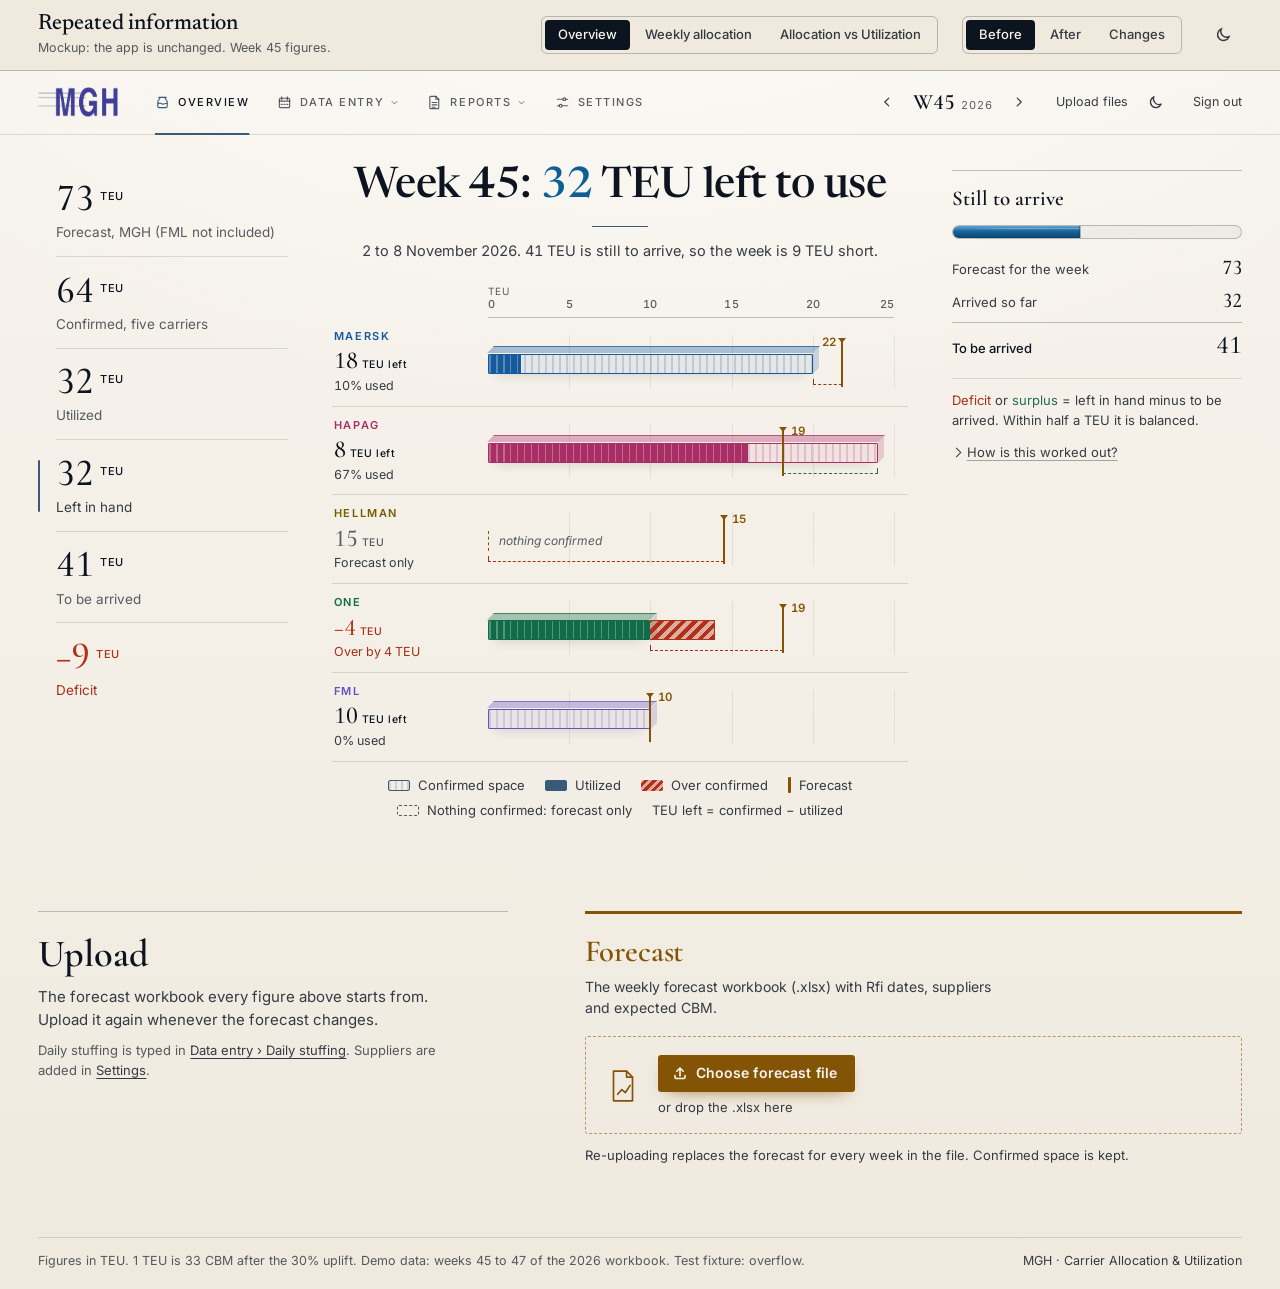
<file: frontend/mockups/cleanup-before-after.html>
<!doctype html>
<html lang="en">
<head>
<meta charset="utf-8">
<meta name="viewport" content="width=device-width, initial-scale=1">
<title>Repeated information: before and after</title>
<link rel="stylesheet" href="../css/tokens.css">
<link rel="stylesheet" href="../css/base.css">
<script>
  // MOCKUP ONLY, not part of the app: no sign-in guard, no shell.js / data.js / cursor.js, no backend,
  // nothing saved into the app.
  //   ?page=overview|weekly|avu   ?view=before|after|changes   ?theme=light|dark   ?item=1..14 (changes)
  // Theme without ?theme: this mockup's own saved choice ('ca.mock.theme'), else the app's 'ca.theme'
  // (read only), else the system setting. Each page gets only its own real stylesheets from ../css/,
  // so the static copy renders exactly as the app does; this mockup's chrome comes last.
  (function () {
    var q = new URLSearchParams(location.search), d = document.documentElement;
    var page = q.get('page'), view = q.get('view'), t = q.get('theme');
    if (!/^(overview|weekly|avu)$/.test(page)) page = 'overview';
    if (!/^(before|after|changes)$/.test(view)) view = 'before';
    if (t !== 'light' && t !== 'dark') { try { t = localStorage.getItem('ca.mock.theme') || localStorage.getItem('ca.theme'); } catch (e) {} }
    if (t !== 'light' && t !== 'dark') t = window.matchMedia && matchMedia('(prefers-color-scheme: light)').matches ? 'light' : 'dark';
    d.setAttribute('data-theme', t);
    d.setAttribute('data-section', { overview: 'overview', weekly: 'entry', avu: 'reports' }[page]);
    d.setAttribute('data-mk-page', page);
    d.setAttribute('data-mk-view', view);
    var css = { overview: ['carrierbars', 'dashboard'], weekly: ['pages'], avu: ['pages', 'reports'] }[page];
    var h = '';
    css.forEach(function (c) { h += '<link rel="stylesheet" href="../css/' + c + '.css">'; });
    document.write(h + '<link rel="stylesheet" href="cleanup-before-after.css">');
  })();
</script>
<link rel="icon" href="../assets/favicon.svg" type="image/svg+xml">
<link rel="preconnect" href="https://fonts.googleapis.com">
<link rel="preconnect" href="https://fonts.gstatic.com" crossorigin>
<link href="https://fonts.googleapis.com/css2?family=Cormorant+Garamond:wght@500;600;700&family=Newsreader:opsz,wght@6..72,400..700&family=Inter:wght@400;500;600&display=swap" rel="stylesheet">
</head>
<body class="mk-page">

<header class="mk-strip">
  <div class="mk-strip__id">
    <h1 class="mk-strip__t">Repeated information</h1>
    <p class="mk-strip__s">Mockup: the app is unchanged. Week 45 figures.</p>
  </div>
  <div class="mk-seg mk-seg--page" role="group" aria-label="Page">
    <button type="button" data-page="overview" aria-pressed="false">Overview</button>
    <button type="button" data-page="weekly" aria-pressed="false"><span class="mk-long">Weekly allocation</span><span class="mk-short">Weekly</span></button>
    <button type="button" data-page="avu" aria-pressed="false"><span class="mk-long">Allocation vs Utilization</span><span class="mk-short">Alloc vs Util</span></button>
  </div>
  <div class="mk-seg mk-seg--view" role="group" aria-label="Version">
    <button type="button" data-view="before" aria-pressed="false">Before</button>
    <button type="button" data-view="after" aria-pressed="false">After</button>
    <button type="button" data-view="changes" aria-pressed="false">Changes</button>
  </div>
  <button class="mk-theme" id="mk-theme" type="button" aria-label="Light theme" aria-pressed="false" title="Switch theme">
    <svg class="mk-theme__sun" viewBox="0 0 16 16" aria-hidden="true"><circle cx="8" cy="8" r="2.9"/><path d="M8 1.6v1.5M8 12.9v1.5M1.6 8h1.5M12.9 8h1.5M3.5 3.5l1.05 1.05M11.45 11.45l1.05 1.05M3.5 12.5l1.05-1.05M11.45 4.55l1.05-1.05"/></svg>
    <svg class="mk-theme__moon" viewBox="0 0 16 16" aria-hidden="true"><path d="M13.2 10.1A5.6 5.6 0 0 1 5.9 2.8a5.6 5.6 0 1 0 7.3 7.3z"/></svg>
  </button>
</header>

<div class="mk-body" id="mk-body">
  <!-- the static copy of the page: header, main, upload section and footer go in here (cleanup-screen.js) -->
  <div class="mk-stage" id="mk-stage"></div>

  <aside class="mk-list" id="mk-list" aria-labelledby="mk-list-t">
    <details class="mk-list__box" id="mk-list-box" open>
      <summary class="mk-list__head">
        <h2 class="mk-list__t" id="mk-list-t">The 14 items</h2>
        <p class="mk-list__s">Each is outlined on the page. Select one to find it.</p>
      </summary>
      <div id="mk-groups"></div>
    </details>
  </aside>
</div>

<script src="../js/numbers.js"></script>
<script src="../js/carrierbars.js"></script>
<script src="cleanup-items.js"></script>
<script src="cleanup-data.js"></script>
<script src="cleanup-screen.js"></script>
<script src="cleanup-before-after.js"></script>
</body>
</html>
</file>
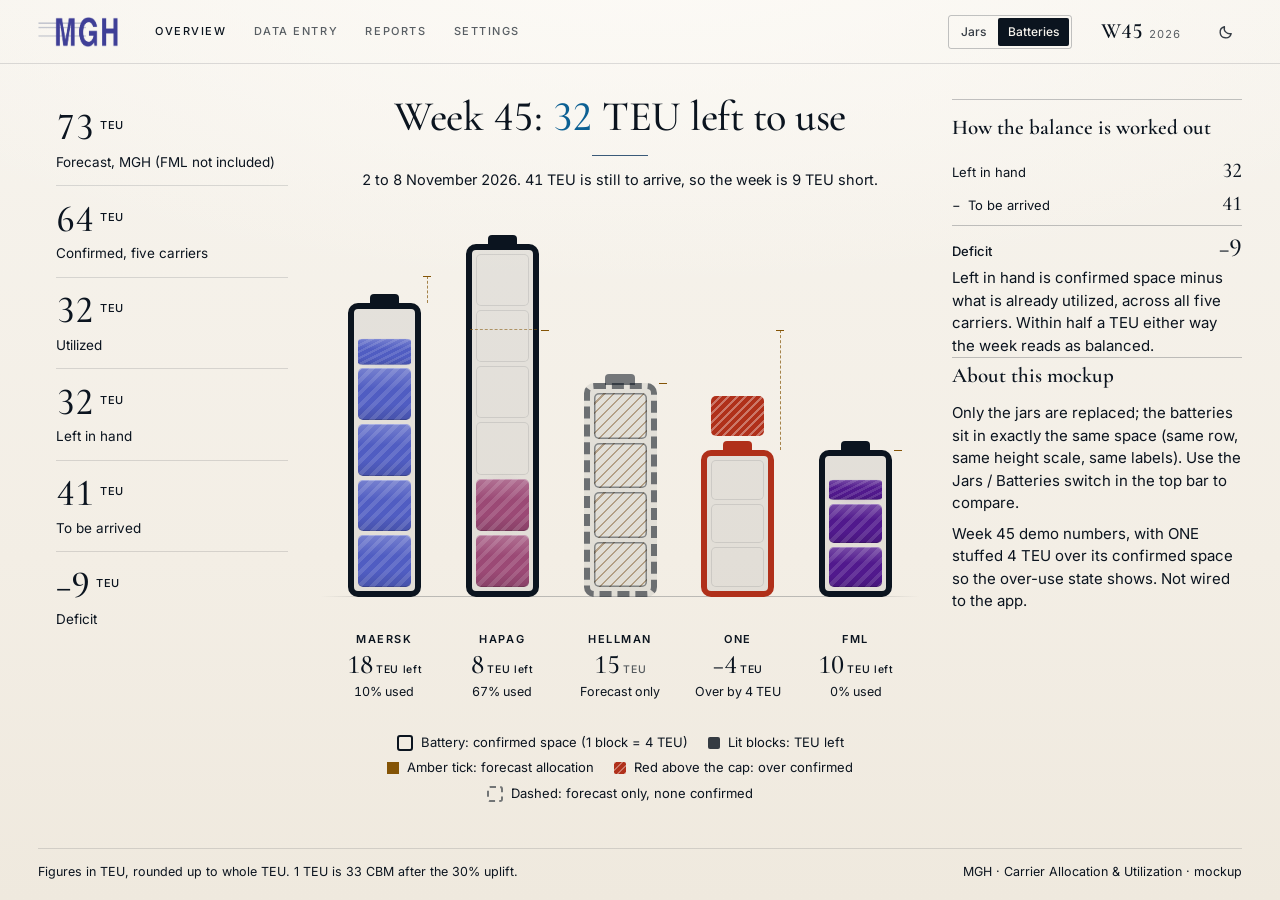
<file: frontend/mockups/jars-alternatives.html>
<!doctype html>
<html lang="en" data-view="batt">
<head>
<meta charset="utf-8">
<meta name="viewport" content="width=device-width, initial-scale=1">
<title>Battery mockup · Overview</title>
<script>
  // MOCKUP ONLY, not part of the app: no sign-in guard (neither the app's inline guard nor js/shell.js is
  // loaded), no backend calls, nothing saved into the app's own settings.
  // Theme before first paint: ?theme=light|dark (not saved), else this mockup's own saved choice
  // ('ca.mock.theme'), else the app's 'ca.theme' (read only), else the system setting.
  // View: ?view=jars|batt (default batteries).
  (function () {
    var t = null, q = /[?&]theme=(light|dark)/.exec(location.search);
    if (q) t = q[1];
    else { try { t = localStorage.getItem('ca.mock.theme') || localStorage.getItem('ca.theme'); } catch (e) {} }
    if (t !== 'light' && t !== 'dark') t = window.matchMedia && matchMedia('(prefers-color-scheme: light)').matches ? 'light' : 'dark';
    document.documentElement.setAttribute('data-theme', t);
    var v = /[?&]view=(jars|batt)/.exec(location.search);
    if (v) document.documentElement.setAttribute('data-view', v[1]);
  })();
</script>
<link rel="icon" href="../assets/favicon.svg" type="image/svg+xml">
<link rel="preconnect" href="https://fonts.googleapis.com">
<link rel="preconnect" href="https://fonts.gstatic.com" crossorigin>
<link href="https://fonts.googleapis.com/css2?family=Cormorant+Garamond:wght@500;600;700&family=Fraunces:opsz,wght,SOFT,WONK@9..144,600..900,0,0&family=Inter:wght@400;500;600&display=swap" rel="stylesheet">
<link rel="stylesheet" href="../css/tokens.css">
<link rel="stylesheet" href="../css/base.css">
<link rel="stylesheet" href="../css/dashboard.css">
<link rel="stylesheet" href="../css/jars.css">
<link rel="stylesheet" href="jars-alternatives.css">
</head>
<body>

<!-- a static copy of the app's top bar (no links): only here to show the batteries in place -->
<header class="bar">
  <span class="bar__brand"><img src="../assets/mgh-logo-white.png" alt="MGH"></span>
  <nav class="tabs" aria-label="App sections (mockup, not links)">
    <span class="tab" aria-current="page"><span>Overview</span></span>
    <span class="tab"><span>Data entry</span></span>
    <span class="tab"><span>Reports</span></span>
    <span class="tab"><span>Settings</span></span>
  </nav>
  <div class="bar__end">
    <div class="mk-switch" role="radiogroup" aria-label="Compare at the same size">
      <button type="button" role="radio" data-view="jars" aria-checked="false" tabindex="-1">Jars</button>
      <button type="button" role="radio" data-view="batt" aria-checked="true" tabindex="0">Batteries</button>
    </div>
    <span class="week__now"><span class="week__w">W45</span><span class="week__y">2026</span></span>
    <button class="theme" id="theme" type="button" aria-pressed="false" aria-label="Light theme">
      <svg class="theme__sun" viewBox="0 0 16 16" aria-hidden="true"><circle cx="8" cy="8" r="3"/><path d="M8 1.5v1.6M8 12.9v1.6M1.5 8h1.6M12.9 8h1.6M3.4 3.4l1.1 1.1M11.5 11.5l1.1 1.1M3.4 12.6l1.1-1.1M11.5 4.5l1.1-1.1"/></svg>
      <svg class="theme__moon" viewBox="0 0 16 16" aria-hidden="true"><path d="M13.2 9.6A5.6 5.6 0 0 1 6.4 2.8a5.6 5.6 0 1 0 6.8 6.8z"/></svg>
    </button>
  </div>
</header>

<main class="ov" id="main" data-state="ready">
  <div class="head">
    <h1 class="headline hl" id="headline">Week 45: <span class="hl-num">32</span> TEU left to use</h1>
    <span class="hl-rule" aria-hidden="true"></span>
    <p class="sub hl-sub">2 to 8 November 2026. 41 TEU is still to arrive, so the week is 9 TEU short.</p>
  </div>

  <section class="figs" aria-labelledby="figs-title">
    <h2 class="sr" id="figs-title">Week totals in TEU</h2>
    <ol class="figs__list">
      <li><div class="fig"><span class="fig__num"><span class="fig__v">73</span></span><span class="fig__label">Forecast, MGH (FML not included)</span></div></li>
      <li><div class="fig"><span class="fig__num"><span class="fig__v">64</span></span><span class="fig__label">Confirmed, five carriers</span></div></li>
      <li><div class="fig"><span class="fig__num"><span class="fig__v">32</span></span><span class="fig__label">Utilized</span></div></li>
      <li><div class="fig is-on"><span class="fig__num"><span class="fig__v">32</span></span><span class="fig__label">Left in hand</span></div></li>
      <li><div class="fig"><span class="fig__num"><span class="fig__v">41</span></span><span class="fig__label">To be arrived</span></div></li>
      <li><div class="fig fig--balance is-deficit"><span class="fig__num"><span class="fig__v">−9</span></span><span class="fig__label">Deficit</span></div></li>
    </ol>
  </section>

  <section class="stage" aria-labelledby="stage-title" data-focus="left">
    <h2 class="sr" id="stage-title">Capacity left per carrier</h2>
    <div class="stage__row" id="jars"></div>
    <div class="readout" id="readout" aria-live="polite" hidden>
      <p class="readout__title" id="readout-title"></p>
      <dl class="tip__rows" id="readout-rows"></dl>
    </div>
    <p class="stage__key stage__key--jars">
      <span class="key key--glass">Glass: confirmed space</span>
      <span class="key key--water">Water: TEU left (confirmed − utilized)</span>
      <span class="key key--tick">Amber tick: forecast allocation</span>
      <span class="key key--ghost">Dashed glass, faint hatched water: forecast only, no space confirmed</span>
    </p>
    <p class="stage__key stage__key--batt">
      <span class="key key--case">Battery: confirmed space (1 block = 4 TEU)</span>
      <span class="key key--cell">Lit blocks: TEU left</span>
      <span class="key key--tick">Amber tick: forecast allocation</span>
      <span class="key key--over">Red above the cap: over confirmed</span>
      <span class="key key--ghostb">Dashed: forecast only, none confirmed</span>
    </p>
  </section>

  <aside class="notes" aria-label="How the week balances">
    <section class="note note--balance" aria-labelledby="balance-title">
      <h2 class="note__title" id="balance-title">How the balance is worked out</h2>
      <dl class="ledger">
        <div><dt>Left in hand</dt><dd>32</dd></div>
        <div><dt><span aria-hidden="true">−&ensp;</span>To be arrived</dt><dd>41</dd></div>
        <div class="ledger__sum"><dt>Deficit</dt><dd>−9</dd></div>
      </dl>
      <p class="note__fine">Left in hand is confirmed space minus what is already utilized, across all five carriers. Within half a TEU either way the week reads as balanced.</p>
    </section>
    <section class="note mk-note" aria-labelledby="mk-title">
      <h2 class="note__title" id="mk-title">About this mockup</h2>
      <p class="note__fine">Only the jars are replaced; the batteries sit in exactly the same space (same row, same height scale, same labels). Use the Jars / Batteries switch in the top bar to compare.</p>
      <p class="note__fine">Week 45 demo numbers, with ONE stuffed 4 TEU over its confirmed space so the over-use state shows. Not wired to the app.</p>
    </section>
  </aside>
</main>

<footer class="foot">
  <p>Figures in TEU, rounded up to whole TEU. 1 TEU is 33 CBM after the 30% uplift.</p>
  <p>MGH · Carrier Allocation &amp; Utilization · mockup</p>
</footer>

<template id="jar-tpl">
  <div class="jar">
    <div class="jar__glass"><canvas aria-hidden="true"></canvas></div>
    <button class="jar__btn" type="button">
      <span class="jar__name"></span>
      <span class="jar__left"><span class="jar__v"></span><span class="jar__unit"></span></span>
      <span class="jar__pct"></span>
    </button>
    <div class="tip" role="tooltip">
      <p class="tip__title"></p>
      <dl class="tip__rows"></dl>
    </div>
  </div>
</template>

<script src="../js/numbers.js"></script>
<script src="../js/jars.js"></script>
<script src="jars-alternatives.js"></script>
</body>
</html>
</file>
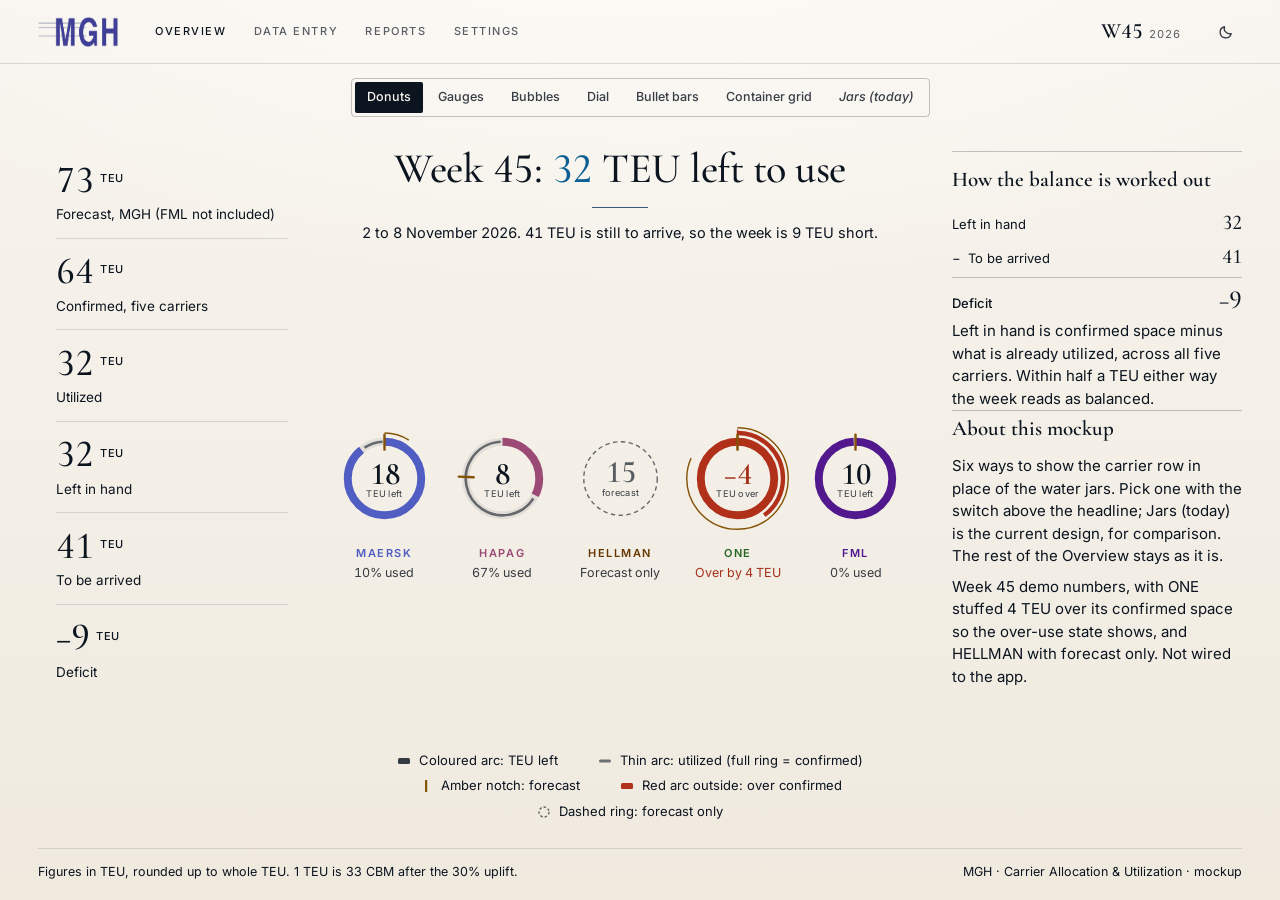
<file: frontend/mockups/round-alternatives.html>
<!doctype html>
<html lang="en" data-view="donut">
<head>
<meta charset="utf-8">
<meta name="viewport" content="width=device-width, initial-scale=1">
<title>Carrier row options · Overview mockup</title>
<script>
  // MOCKUP ONLY, not part of the app: no sign-in guard (neither the app's inline guard nor js/shell.js is
  // loaded), no backend calls, nothing saved into the app's own settings.
  // Theme before first paint: ?theme=light|dark (not saved), else this mockup's own saved choice
  // ('ca.mock.theme'), else the app's 'ca.theme' (read only), else the system setting.
  // View: ?view=donut|gauge|bubble|dial|bullet|grid|jars (default donut).
  (function () {
    var t = null, q = /[?&]theme=(light|dark)/.exec(location.search);
    if (q) t = q[1];
    else { try { t = localStorage.getItem('ca.mock.theme') || localStorage.getItem('ca.theme'); } catch (e) {} }
    if (t !== 'light' && t !== 'dark') t = window.matchMedia && matchMedia('(prefers-color-scheme: light)').matches ? 'light' : 'dark';
    document.documentElement.setAttribute('data-theme', t);
    var v = /[?&]view=(donut|gauge|bubble|dial|bullet|grid|jars)\b/.exec(location.search);
    if (v) document.documentElement.setAttribute('data-view', v[1]);
  })();
</script>
<link rel="icon" href="../assets/favicon.svg" type="image/svg+xml">
<link rel="preconnect" href="https://fonts.googleapis.com">
<link rel="preconnect" href="https://fonts.gstatic.com" crossorigin>
<link href="https://fonts.googleapis.com/css2?family=Cormorant+Garamond:wght@500;600;700&family=Fraunces:opsz,wght,SOFT,WONK@9..144,600..900,0,0&family=Inter:wght@400;500;600&display=swap" rel="stylesheet">
<link rel="stylesheet" href="../css/tokens.css">
<link rel="stylesheet" href="../css/base.css">
<link rel="stylesheet" href="../css/dashboard.css">
<link rel="stylesheet" href="../css/jars.css">
<link rel="stylesheet" href="round-alternatives.css">
</head>
<body>

<!-- a static copy of the app's top bar (no links): only here to show the options in place -->
<header class="bar">
  <span class="bar__brand"><img src="../assets/mgh-logo-white.png" alt="MGH"></span>
  <nav class="tabs" aria-label="App sections (mockup, not links)">
    <span class="tab" aria-current="page"><span>Overview</span></span>
    <span class="tab"><span>Data entry</span></span>
    <span class="tab"><span>Reports</span></span>
    <span class="tab"><span>Settings</span></span>
  </nav>
  <div class="bar__end">
    <span class="week__now"><span class="week__w">W45</span><span class="week__y">2026</span></span>
    <button class="theme" id="theme" type="button" aria-pressed="false" aria-label="Light theme">
      <svg class="theme__sun" viewBox="0 0 16 16" aria-hidden="true"><circle cx="8" cy="8" r="3"/><path d="M8 1.5v1.6M8 12.9v1.6M1.5 8h1.6M12.9 8h1.6M3.4 3.4l1.1 1.1M11.5 11.5l1.1 1.1M3.4 12.6l1.1-1.1M11.5 4.5l1.1-1.1"/></svg>
      <svg class="theme__moon" viewBox="0 0 16 16" aria-hidden="true"><path d="M13.2 9.6A5.6 5.6 0 0 1 6.4 2.8a5.6 5.6 0 1 0 6.8 6.8z"/></svg>
    </button>
  </div>
</header>

<!-- the option switch: its own strip under the bar so seven choices fit at every width -->
<div class="mk-strip">
  <div class="mk-switch" role="radiogroup" aria-label="Carrier row design">
    <button type="button" role="radio" data-view="donut" aria-checked="true" tabindex="0">Donuts</button>
    <button type="button" role="radio" data-view="gauge" aria-checked="false" tabindex="-1">Gauges</button>
    <button type="button" role="radio" data-view="bubble" aria-checked="false" tabindex="-1">Bubbles</button>
    <button type="button" role="radio" data-view="dial" aria-checked="false" tabindex="-1">Dial</button>
    <button type="button" role="radio" data-view="bullet" aria-checked="false" tabindex="-1">Bullet bars</button>
    <button type="button" role="radio" data-view="grid" aria-checked="false" tabindex="-1">Container grid</button>
    <button type="button" role="radio" data-view="jars" aria-checked="false" tabindex="-1" class="is-ref">Jars (today)</button>
  </div>
</div>

<main class="ov" id="main" data-state="ready">
  <div class="head">
    <h1 class="headline hl" id="headline">Week 45: <span class="hl-num">32</span> TEU left to use</h1>
    <span class="hl-rule" aria-hidden="true"></span>
    <p class="sub hl-sub">2 to 8 November 2026. 41 TEU is still to arrive, so the week is 9 TEU short.</p>
  </div>

  <section class="figs" aria-labelledby="figs-title">
    <h2 class="sr" id="figs-title">Week totals in TEU</h2>
    <ol class="figs__list">
      <li><div class="fig"><span class="fig__num"><span class="fig__v">73</span></span><span class="fig__label">Forecast, MGH (FML not included)</span></div></li>
      <li><div class="fig"><span class="fig__num"><span class="fig__v">64</span></span><span class="fig__label">Confirmed, five carriers</span></div></li>
      <li><div class="fig"><span class="fig__num"><span class="fig__v">32</span></span><span class="fig__label">Utilized</span></div></li>
      <li><div class="fig is-on"><span class="fig__num"><span class="fig__v">32</span></span><span class="fig__label">Left in hand</span></div></li>
      <li><div class="fig"><span class="fig__num"><span class="fig__v">41</span></span><span class="fig__label">To be arrived</span></div></li>
      <li><div class="fig fig--balance is-deficit"><span class="fig__num"><span class="fig__v">−9</span></span><span class="fig__label">Deficit</span></div></li>
    </ol>
  </section>

  <section class="stage" aria-labelledby="stage-title" data-focus="left">
    <h2 class="sr" id="stage-title">Capacity left per carrier</h2>
    <div class="stage__row" id="jars"></div>
    <div class="alt" id="alt"></div>
    <div class="readout" id="readout" aria-live="polite" hidden>
      <p class="readout__title" id="readout-title"></p>
      <dl class="tip__rows" id="readout-rows"></dl>
    </div>
    <p class="stage__key stage__key--jars">
      <span class="key key--glass">Glass: confirmed space</span>
      <span class="key key--water">Water: TEU left (confirmed − utilized)</span>
      <span class="key key--tick">Amber tick: forecast allocation</span>
      <span class="key key--ghost">Dashed glass, faint hatched water: forecast only, no space confirmed</span>
    </p>
    <p class="stage__key stage__key--alt" id="key"></p>
  </section>

  <aside class="notes" aria-label="How the week balances">
    <section class="note note--balance" aria-labelledby="balance-title">
      <h2 class="note__title" id="balance-title">How the balance is worked out</h2>
      <dl class="ledger">
        <div><dt>Left in hand</dt><dd>32</dd></div>
        <div><dt><span aria-hidden="true">−&ensp;</span>To be arrived</dt><dd>41</dd></div>
        <div class="ledger__sum"><dt>Deficit</dt><dd>−9</dd></div>
      </dl>
      <p class="note__fine">Left in hand is confirmed space minus what is already utilized, across all five carriers. Within half a TEU either way the week reads as balanced.</p>
    </section>
    <section class="note mk-note" aria-labelledby="mk-title">
      <h2 class="note__title" id="mk-title">About this mockup</h2>
      <p class="note__fine">Six ways to show the carrier row in place of the water jars. Pick one with the switch above the headline; Jars (today) is the current design, for comparison. The rest of the Overview stays as it is.</p>
      <p class="note__fine">Week 45 demo numbers, with ONE stuffed 4 TEU over its confirmed space so the over-use state shows, and HELLMAN with forecast only. Not wired to the app.</p>
    </section>
  </aside>
</main>

<footer class="foot">
  <p>Figures in TEU, rounded up to whole TEU. 1 TEU is 33 CBM after the 30% uplift.</p>
  <p>MGH · Carrier Allocation &amp; Utilization · mockup</p>
</footer>

<template id="jar-tpl">
  <div class="jar">
    <div class="jar__glass"><canvas aria-hidden="true"></canvas></div>
    <button class="jar__btn" type="button">
      <span class="jar__name"></span>
      <span class="jar__left"><span class="jar__v"></span><span class="jar__unit"></span></span>
      <span class="jar__pct"></span>
    </button>
    <div class="tip" role="tooltip">
      <p class="tip__title"></p>
      <dl class="tip__rows"></dl>
    </div>
  </div>
</template>

<script src="../js/numbers.js"></script>
<script src="../js/jars.js"></script>
<script src="round-alternatives.js"></script>
</body>
</html>
</file>
<file: frontend/css/tokens.css>
/* Shared design tokens for every dashboard page (Overview now; Data entry, Reports, Settings next).
 *
 * Ground and ink come from the landing footage (dusk navy, cream). Contrast against the lightest
 * part of the page ground (#17283c, top of the gradient) is noted beside each text colour.
 *
 * Accents: one per data source, used for the same thing everywhere (heading, top rule, main button,
 * drop field, result figures). Pages that show data from that source reuse the same accent.
 *   --acc-forecast   amber: the plan, the warm dusk light of the footage
 *   --acc-stuffing   teal:  what is physically loaded; the water colour of the jars, brighter
 *   --acc-suppliers  coral: the partner list; a light coral kept clearly lighter and pinker than
 *                    the hull red that means deficit
 * Each accent has an -ink (navy text on a filled accent), -line (hairline/outline) and -wash (tint).
 */
:root {
  /* ground */
  --night: #05080c;
  --dusk: #0b141f;
  --dusk-2: #0f1c2b;
  --surface: #0d1825;

  /* ink on the ground (ratios vs #0b141f / #17283c) */
  --ink: #f7f4ee;                          /* 17.0 / 13.2 */
  --ink-2: rgba(247, 244, 238, 0.82);      /* 11.6 /  9.6 */
  --ink-3: rgba(247, 244, 238, 0.66);      /*  7.8 /  6.8  (muted text floor) */
  --ink-in: #0b141f;                       /* navy text on light fills (buttons, skip link) */

  /* cursor ball (css/base.css .ball, js/cursor.js). The core re-inks what is under it:
   * grayscale -> invert -> brightness(pivot) -> contrast -> sepia(warm).
   * pivot: lower = more of the page counts as "text" (goes dark); the threshold sits at a grey of
   *   1 - 0.5/pivot (0.72 -> 0.31): the ground (grey <= 0.16) turns light, every text colour (grey
   *   >= 0.43, the deficit red is the darkest) turns dark.
   * contrast: steepness of the cut; 3 keeps anti-aliased edges soft, palette contrast >= 8:1
   *   (the deficit red, nearest the cut, about 10:1). warm: 0 = white/black, 0.4 = cream ball. */
  --ball-size: 60px;                       /* diameter at scale 1 (over headings and figures); cursor-sized */
  --ball-pivot: 0.72;
  --ball-contrast: 3;
  --ball-warm: 0.4;

  /* data colours */
  --steel: #8fb0cf;
  --steel-hi: #b7d0e8;
  --red: #d4553a;                          /* deficit, overflow: large figures and marks only */
  --red-text: #ec7a5f;                     /* the same red for small text: 6.6 / 5.4 */
  --sea: #8cc2b2;                          /* surplus: 9.2 / 7.5 */

  /* source accents (ratios on the ground, and navy text on the accent) */
  --acc-forecast: #f0b75a;                 /* 10.3 / 8.3, navy on it 10.3 */
  --acc-forecast-line: rgba(240, 183, 90, 0.55);
  --acc-forecast-wash: rgba(240, 183, 90, 0.08);
  --acc-stuffing: #5ccfd0;                 /* 10.0 / 8.0, navy on it 10.0 */
  --acc-stuffing-line: rgba(92, 207, 208, 0.55);
  --acc-stuffing-wash: rgba(92, 207, 208, 0.08);
  --acc-suppliers: #f6a28c;                /* 9.2 / 7.5, navy on it 9.2 */
  --acc-suppliers-line: rgba(246, 162, 140, 0.55);
  --acc-suppliers-wash: rgba(246, 162, 140, 0.08);

  /* water: the jars, the Still to arrive tube and any other water. Sky blue, kept lighter and
   * bluer than the stuffing teal #5ccfd0. */
  --water: #5ec3f5;                        /* 9.4 / 7.5 */
  --water-hi: #a6e1ff;
  --water-deep: #1f6fa8;

  /* headings: one display face and one accent colour for every page title (swap here) */
  --display: "Newsreader", "Cormorant Garamond", Georgia, serif;
  --head-accent: #8fd8ff;                  /* sky, 11.9 / 9.6 */

  /* page headline system (css/base.css .hl, js/page.js CA.page.pop): the Overview headline and
   * every page title. The face (Newsreader, a quiet editorial text-and-display serif) is loaded
   * in each signed-in page head as
   *   Newsreader:opsz,wght@6..72,400..700
   * opsz and wght are live (any --hl-weight from 400 to 700, any --hl-opsz from 6 to 72). */
  --hl-family: var(--display);
  --hl-weight: 500;                        /* medium: presence without the chunk of a bold */
  --hl-opsz: 72;                           /* the face's display cut (its top optical size): finer
                                              hairlines and a tighter fit than auto (opsz = px
                                              size), which would draw the 32px phone size from
                                              the sturdier text cut */
  --hl-track: -0.012em;                    /* tracking */
  --hl-leading: 1.04;                      /* line height */
  --hl-size-hero: clamp(32px, 3.3vw, 54px);/* Overview headline */
  --hl-size-page: clamp(36px, 4.2vw, 62px);/* page titles */
  --hl-accent: var(--head-accent);         /* the one accent: key figure / key words only */
  --hl-sub-weight: 400;                    /* sub line (Inter), --ink-2 */
  --hl-rule-w: 56px;                       /* the hairline under the headline */
  --hl-rule-h: 1px;
  --hl-rule-c: var(--sec, var(--steel-hi));/* section colour (Overview steel, Data entry teal, ...) */

  /* the reveal: each line rises out of its own clipped mask, then the hairline draws, then the sub */
  --hl-dur: 920ms;                         /* one line rising */
  --hl-step: 90ms;                         /* between lines, line -> hairline, hairline -> sub */
  --hl-ease: cubic-bezier(0.22, 1, 0.36, 1);/* long quint ease-out: glides in, no overshoot
                                              (expo .16,1,.3,1 felt snappy: 70% done in 100 ms) */
  --hl-exit: 260ms;                        /* week change: the old line leaves upward */
  --hl-ease-exit: cubic-bezier(0.5, 0, 0.75, 0);

  /* carriers: one fixed hue each, used for the same carrier everywhere (jar rim and name, table
   * row marker, name, bars). Ordered so neighbours stay apart for colour-blind readers
   * (validated with the dataviz palette script against #0b141f: adjacent CVD dE >= 9.9, normal
   * vision dE >= 15.5; brighter than its dark band on purpose, so names can be set in the hue).
   * Text contrast on #0b141f / #17283c: */
  --car-maersk: #4f9fec;                   /* azure    6.6 / 5.3 */
  --car-hapag: #ef6f9f;                    /* rose     6.6 / 5.3 */
  --car-hellman: #c9c234;                  /* citron   9.9 / 8.0 */
  --car-one: #42b979;                      /* green    7.5 / 6.0 */
  --car-fml: #a9b4ff;                      /* periwinkle blue 9.4 / 7.6 */

  /* sections: the tab indicator, page heading rule and main button of each part of the app */
  --sec-overview: var(--steel-hi);
  --sec-entry: var(--acc-stuffing);
  --sec-reports: var(--acc-forecast);
  --sec-settings: var(--acc-suppliers);

  /* rules */
  --rule: rgba(247, 244, 238, 0.14);
  --rule-2: rgba(247, 244, 238, 0.24);

  /* type */
  --serif: "Cormorant Garamond", "Cormorant", Garamond, "Times New Roman", serif;
  --sans: "Inter", system-ui, -apple-system, "Segoe UI", sans-serif;

  /* motion */
  --ease: cubic-bezier(0.16, 1, 0.3, 1);       /* arrivals */
  --ease-ui: cubic-bezier(0.2, 0.8, 0.2, 1);   /* hovers, indicators */
  --ease-settle: cubic-bezier(0.12, 0.8, 0.18, 1); /* number rollers locking in */

  /* ---- theme plumbing: every colour the CSS and the jar canvas use, so the light theme below can
   * swap them. Dark values are exactly the old hard-coded ones. ---- */
  --scheme: dark;                          /* color-scheme of the page, date pickers, selects */
  --ink-rgb: 247, 244, 238;                /* rgba(var(--ink-rgb), a): washes, rules, hover fills */
  --ground-glow-rgb: 23, 40, 60;           /* the lit top of the page ground (#17283c) */
  --ground-mid-rgb: 8, 16, 26;             /* the ground two thirds down (#08101a) */
  --ground-solid: #0a131d;                 /* opaque ground for sticky table cells */
  --ground-today: #0f2128;                 /* the sticky cell of today's row */
  --menu-bg: #0d1825;                      /* menus, select options */
  --tip-bg: rgba(13, 24, 37, 0.97);        /* jar tooltip */
  --shadow-pop: 0 18px 40px -12px rgba(0, 0, 0, 0.6);
  --shadow-tip: 0 18px 40px -12px rgba(0, 0, 0, 0.6), 0 2px 6px rgba(0, 0, 0, 0.3);
  --shadow-box: 0 8px 14px -8px rgba(0, 0, 0, 0.7);
  --mix-hover: #fff;                       /* a filled button mixes 14% of this in on hover */
  --steel-rgb: 143, 176, 207;
  --steel-hi-rgb: 183, 208, 232;
  --red-rgb: 212, 85, 58;
  --red-text-rgb: 236, 122, 95;
  --water-rgb: 94, 195, 245;
  --acc-forecast-rgb: 240, 183, 90;
  --jar-red-rgb: 226, 108, 82;             /* over-used rim and spill on the jar canvas */
  --jar-hi-rgb: 247, 244, 238;             /* light caught on glass (jar, tube): stays light */
  --bubble: rgba(247, 244, 238, 0.7);
  --fill-hatch: rgba(11, 20, 31, 0.24);    /* hatch lines over a solid carrier fill */
  --heat-k: 1;                             /* strength of the day-grid heat cells */
  --select-arrow: url("data:image/svg+xml,%3Csvg xmlns='http://www.w3.org/2000/svg' viewBox='0 0 16 16'%3E%3Cpath d='M4.5 6.5 8 10l3.5-3.5' fill='none' stroke='%23f7f4ee' stroke-width='1.4' stroke-linecap='round'/%3E%3C/svg%3E");
  --ball-grain: url("data:image/svg+xml,%3Csvg xmlns='http://www.w3.org/2000/svg' width='168' height='168'%3E%3Cfilter id='n'%3E%3CfeTurbulence type='fractalNoise' baseFrequency='1.1' numOctaves='1' seed='7'/%3E%3CfeColorMatrix values='0 0 0 0 0.969 0 0 0 0 0.957 0 0 0 0 0.933 2.6 0 0 0 -1.15'/%3E%3C/filter%3E%3Crect width='168' height='168' filter='url(%23n)'/%3E%3C/svg%3E");
}

/* ---------- LIGHT THEME (html[data-theme="light"]) ----------
 * Set before first paint by the inline script in each page head (saved choice in localStorage
 * 'ca.theme', else prefers-color-scheme); the toggle is in the top bar (js/shell.js).
 * Same family as the dark design, turned over: the cream becomes the paper and the navy becomes
 * the ink. Every accent is re-derived darker so text keeps >= 4.5:1 on the paper. Ratios below are
 * vs the top / bottom of the paper (#f7f4ee / #efe9de); a filled accent carries cream text at the
 * first figure.
 *   - water and the heading accent: deep ocean blue instead of sky
 *   - amber, teal, coral, red, sea: the dark theme's hues at ink depth (coral stays rosier and
 *     softer than the deficit red)
 *   - carriers: same five hues, darker; checked for colour-blind separation like the dark set
 *     (adjacent CVD dE >= 5, normal dE >= 10; every name is also written out)
 */
:root[data-theme="light"] {
  --scheme: light;

  /* ground: warm paper, slightly deeper toward the foot, lit at the top */
  --night: #efe9de;
  --dusk: #f7f4ee;
  --dusk-2: #f3efe7;
  --surface: #fdfbf6;
  --ground-glow-rgb: 253, 251, 247;
  --ground-mid-rgb: 243, 238, 229;
  --ground-solid: #f4f0e7;
  --ground-today: #e1e6df;
  --menu-bg: #fdfbf6;
  --tip-bg: rgba(253, 251, 246, 0.98);

  /* ink */
  --ink: #0b141f;                          /* 16.9 / 15.3 */
  --ink-2: rgba(11, 20, 31, 0.82);         /* 10.2 /  9.5 */
  --ink-3: rgba(11, 20, 31, 0.68);         /*  6.2 /  5.9  (muted text floor) */
  --ink-in: #f7f4ee;                       /* cream text on dark fills (buttons, skip link) */
  --ink-rgb: 11, 20, 31;

  /* the cursor ball on paper: the same filter chain turns the paper dark and every ink light
   * (a dark lens with cream type). The cut sits at a grey of 1 - 0.5/pivot = 0.69: the paper
   * (grey >= 0.9) goes dark, every text colour (grey <= 0.45) comes out light. */
  --ball-pivot: 1.6;
  --ball-contrast: 3;
  --ball-warm: 0.35;
  --ball-grain: url("data:image/svg+xml,%3Csvg xmlns='http://www.w3.org/2000/svg' width='168' height='168'%3E%3Cfilter id='n'%3E%3CfeTurbulence type='fractalNoise' baseFrequency='1.1' numOctaves='1' seed='7'/%3E%3CfeColorMatrix values='0 0 0 0 0.043 0 0 0 0 0.078 0 0 0 0 0.122 2.6 0 0 0 -1.15'/%3E%3C/filter%3E%3Crect width='168' height='168' filter='url(%23n)'/%3E%3C/svg%3E");

  /* data colours */
  --steel: #43637f;                        /* 5.7 / 5.2 */
  --steel-hi: #3a5a79;                     /* 6.6 / 6.0 (overview colour, focus ring) */
  --steel-rgb: 67, 99, 127;
  --steel-hi-rgb: 58, 90, 121;
  --red: #b0301a;                          /* 5.9 / 5.4 */
  --red-text: #a3311a;                     /* 6.4 / 5.8 */
  --red-rgb: 176, 48, 26;
  --red-text-rgb: 163, 49, 26;
  --sea: #246a56;                          /* 5.9 / 5.3 */

  /* source accents */
  --acc-forecast: #845406;                 /* 5.9 / 5.3 */
  --acc-forecast-rgb: 132, 84, 6;
  --acc-forecast-line: rgba(132, 84, 6, 0.55);
  --acc-forecast-wash: rgba(132, 84, 6, 0.08);
  --acc-stuffing: #0a6869;                 /* 6.0 / 5.4 */
  --acc-stuffing-line: rgba(10, 104, 105, 0.55);
  --acc-stuffing-wash: rgba(10, 104, 105, 0.08);
  --acc-suppliers: #9e4638;                /* 5.7 / 5.1 */
  --acc-suppliers-line: rgba(158, 70, 56, 0.55);
  --acc-suppliers-wash: rgba(158, 70, 56, 0.08);

  /* water: deep ocean blue (still bluer than the stuffing teal) */
  --water: #17649a;                        /* 5.8 / 5.2 */
  --water-hi: #5fa3d6;
  --water-deep: #0b4470;
  --water-rgb: 23, 100, 154;

  --head-accent: #0c6093;                  /* 6.2 / 5.6 */

  /* carriers (text on the paper, top / bottom) */
  --car-maersk: #165a9e;                   /* azure    6.4 / 5.8 */
  --car-hapag: #aa2e66;                    /* rose     5.8 / 5.3 */
  --car-hellman: #745d00;                  /* citron   5.8 / 5.3 */
  --car-one: #106c48;                      /* green    5.9 / 5.3 */
  --car-fml: #6152bf;                      /* periwinkle 5.5 / 5.0 */

  /* rules, shadows, fills */
  --rule: rgba(11, 20, 31, 0.13);
  --rule-2: rgba(11, 20, 31, 0.24);
  --shadow-pop: 0 18px 40px -16px rgba(11, 20, 31, 0.26), 0 1px 2px rgba(11, 20, 31, 0.06);
  --shadow-tip: 0 18px 40px -16px rgba(11, 20, 31, 0.26), 0 2px 6px rgba(11, 20, 31, 0.08);
  --shadow-box: 0 7px 12px -8px rgba(11, 20, 31, 0.3);
  --mix-hover: #0b141f;                    /* hover deepens a filled button (cream label stays >= 6:1) */
  --jar-red-rgb: 176, 48, 26;
  --jar-hi-rgb: 255, 255, 255;
  --bubble: rgba(255, 255, 255, 0.8);
  --fill-hatch: rgba(247, 244, 238, 0.3);
  --heat-k: 0.7;
  --select-arrow: url("data:image/svg+xml,%3Csvg xmlns='http://www.w3.org/2000/svg' viewBox='0 0 16 16'%3E%3Cpath d='M4.5 6.5 8 10l3.5-3.5' fill='none' stroke='%230b141f' stroke-width='1.4' stroke-linecap='round'/%3E%3C/svg%3E");
}

[data-carrier="MAERSK"]  { --car: var(--car-maersk); }
[data-carrier="HAPAG"]   { --car: var(--car-hapag); }
[data-carrier="HELLMAN"] { --car: var(--car-hellman); }
[data-carrier="ONE"]     { --car: var(--car-one); }
[data-carrier="FML"]     { --car: var(--car-fml); }
</file>
<file: frontend/css/base.css>
/* Shared base for every signed-in page: ground, type, cursor ball and ink, top bar (js/shell.js),
   menus, week selector, footer, number roller, buttons, view transitions.
   Overview-only styles are in css/dashboard.css; data entry, reports and settings in css/pages.css. */
/* colours, type and easing live in css/tokens.css (shared with the other pages) */
:root {
  --gutter: clamp(16px, 3vw, 48px);

  color-scheme: var(--scheme);
}

* { box-sizing: border-box; }
html { background: var(--night); }
body {
  margin: 0;
  min-height: 100vh;
  font-family: var(--sans);
  font-size: 15px;
  line-height: 1.5;
  color: var(--ink);
  background:
    radial-gradient(120% 70% at 50% -10%, rgb(var(--ground-glow-rgb)) 0%, rgba(var(--ground-glow-rgb), 0) 60%),
    linear-gradient(180deg, var(--dusk) 0%, rgb(var(--ground-mid-rgb)) 62%, var(--night) 100%);
  -webkit-font-smoothing: antialiased;
  display: flex;
  flex-direction: column;
  /* arrives from the dark the transition ends on */
  animation: page-in 0.45s ease both;
}
@keyframes page-in { from { opacity: 0; } to { opacity: 1; } }
/* Session check (js/shell.js): the page stays dark until GET /api/auth/me answers, then the fade
   above starts (a new animation name, so it restarts from 0). A signed-out visitor never sees the
   page. If no script ever lifts it, the page still fades in after 8 s. Arrivals through a view
   transition (html.vt-in) are not held: the transition fades the page in. */
html.auth-wait:not(.vt-in) body { animation: page-in-late 0.45s ease 8s both; }
@keyframes page-in-late { from { opacity: 0; } to { opacity: 1; } }

::selection { background: var(--steel); color: var(--dusk); -webkit-text-fill-color: var(--dusk); }
:focus-visible { outline: 2px solid var(--steel-hi); outline-offset: 3px; border-radius: 2px; }
button { font: inherit; color: inherit; background: none; border: 0; padding: 0; cursor: pointer; }
h1, h2, h3, p, dl, dd, ol { margin: 0; padding: 0; }
ol { list-style: none; }
.sr { position: absolute !important; width: 1px; height: 1px; overflow: hidden; clip: rect(0 0 0 0); clip-path: inset(50%); white-space: nowrap; }
::-webkit-scrollbar { height: 6px; width: 8px; }
::-webkit-scrollbar-thumb { background: rgba(var(--ink-rgb), 0.18); border-radius: 3px; }
::-webkit-scrollbar-track { background: transparent; }

/* ---------- cursor ball and ink ---------- */

/* The ball floats ABOVE the page and re-inks whatever is under its core, for every element and
   every colour: the core is a small backdrop-filter disc that turns the backdrop grey, inverts it and
   pushes it through a steep contrast curve around a pivot. Dark ground (navy, menus, sticky cells)
   comes out light, every text colour of the palette (cream, muted, sky, amber, teal, coral, carrier
   hues, red) comes out dark ink; solid accent buttons swap (dark fill, light label). Only the disc's
   own pixels are filtered (no blur, no full-screen layer); moving it is transform-only (js/cursor.js).
   Size and look: --ball-size, --ball-pivot, --ball-contrast, --ball-warm in css/tokens.css. */
.ball {
  position: fixed;
  left: 0; top: 0;
  width: var(--ball-size); height: var(--ball-size);
  margin: calc(var(--ball-size) / -2) 0 0 calc(var(--ball-size) / -2);
  z-index: 30;                              /* above the bar (10) and its menus (20), below the skip link (50) */
  pointer-events: none;
  transform: translate3d(-400px, -400px, 0) scale(0);
  will-change: transform;
  contain: strict;
}
.ball[hidden] { display: none; }
.ball.is-gone { visibility: hidden; }       /* scale 0: no filter surface kept alive while idle */
.ball i { position: absolute; border-radius: 50%; pointer-events: none; }
.ball__core {
  inset: 10.5%;                             /* core = 79% of the ball, the grain ring sits outside it */
  -webkit-backdrop-filter: grayscale(1) invert(1) brightness(var(--ball-pivot)) contrast(var(--ball-contrast)) sepia(var(--ball-warm));
  backdrop-filter: grayscale(1) invert(1) brightness(var(--ball-pivot)) contrast(var(--ball-contrast)) sepia(var(--ball-warm));
}
.ball__grain {
  inset: 0;
  /* grain at the edge: a speckle texture faded in a thin ring outside the core, painted once */
  background-image: var(--ball-grain);
  background-size: 100% 100%;
  -webkit-mask-image: radial-gradient(circle closest-side, transparent 78%, #000 80%, rgba(0, 0, 0, 0.5) 88%, transparent 100%);
  mask-image: radial-gradient(circle closest-side, transparent 78%, #000 80%, rgba(0, 0, 0, 0.5) 88%, transparent 100%);
}

.bar, main, .foot, .up { position: relative; z-index: 1; }

/* text colour hook: many rules set --c on [data-ink] elements (kept; the old per-element ink flip
   that painted text through background-clip is gone, the ball re-inks everything itself) */
[data-ink] { color: var(--c, var(--ink)); }

/* ---------- top bar ---------- */

.bar {
  display: flex;
  align-items: center;
  gap: clamp(16px, 2.4vw, 40px);
  height: 64px;
  padding: 0 var(--gutter);
  border-bottom: 1px solid var(--rule);
}
.bar__brand { display: block; flex: none; line-height: 0; border-radius: 2px; }
.bar__brand img { height: 30px; width: auto; display: block; opacity: 0.95; transition: opacity 0.2s var(--ease-ui); }
.bar__brand:hover img { opacity: 1; }

.tabs { position: relative; display: flex; align-self: stretch; gap: clamp(4px, 1.2vw, 18px); flex: 1; min-width: 0; }
.tab {
  position: relative;
  display: inline-flex;
  align-items: center;
  gap: 8px;
  padding: 0 6px;
  height: 100%;
  font-size: 11px;
  font-weight: 500;
  letter-spacing: 0.14em;
  text-transform: uppercase;
  text-decoration: none;
  color: var(--ink-3);
  white-space: nowrap;
  transition: color 0.18s var(--ease-ui);
}
.tab svg { width: 15px; height: 15px; fill: none; stroke: currentColor; stroke-width: 1.2; stroke-linecap: round; stroke-linejoin: round; transition: transform 0.24s var(--ease-ui); }
.tab[aria-current="page"] { color: var(--ink); }
.tab:hover { color: var(--ink-2); }
.tab[aria-current="page"]:hover { color: var(--ink); }
.tab:hover svg { transform: translateY(-1px); }
.tab[aria-disabled="true"] { cursor: default; }
.tab[aria-disabled="true"]::after {
  content: "Soon";
  position: absolute;
  left: 50%; top: calc(100% - 13px);
  transform: translate(-50%, 3px);
  font-size: 9px; letter-spacing: 0.12em;
  color: var(--ink-3);
  opacity: 0;
  transition: opacity 0.16s var(--ease-ui), transform 0.24s var(--ease-ui);
  pointer-events: none;
}
.tab[aria-disabled="true"]:hover::after,
.tab[aria-disabled="true"]:focus-visible::after,
.tab[aria-disabled="true"].is-nudged::after { opacity: 1; transform: translate(-50%, 0); }
.tab:focus-visible { outline-offset: -6px; }

.tab .chev { width: 11px; height: 11px; margin-left: -3px; transition: transform 0.24s var(--ease-ui); }
.tab[aria-expanded="true"] { color: var(--ink); }
.tab[aria-expanded="true"] .chev { transform: rotate(180deg); }
.tab[aria-expanded="true"] svg:first-child { transform: none; }

/* grouped menus: one quiet surface, opacity + transform only */
.bar { position: relative; z-index: 10; }
.menu {
  position: absolute;
  top: calc(100% + 1px);
  left: 0;
  z-index: 20;
  min-width: 240px;
  padding: 6px 0;
  background: var(--menu-bg);
  border: 1px solid var(--rule-2);
  border-top-color: transparent;
  border-radius: 0 0 4px 4px;
  box-shadow: var(--shadow-pop);
  transform: translate3d(var(--mx, 0px), -6px, 0);
  opacity: 0;
  visibility: hidden;
  transition: opacity 0.12s var(--ease-ui), transform 0.12s var(--ease-ui), visibility 0s 0.12s;
}
.menu.is-open { opacity: 1; visibility: visible; transform: translate3d(var(--mx, 0px), 0, 0); transition: opacity 0.18s var(--ease-ui), transform 0.24s var(--ease), visibility 0s; }
.menu ul { list-style: none; margin: 0; padding: 0; }
.menu__item {
  display: flex; justify-content: space-between; align-items: baseline; gap: 16px;
  width: 100%;
  padding: 9px 16px;
  font-size: 13px;
  text-align: left;
  color: var(--ink-2);
  cursor: default;
  transition: background-color 0.14s var(--ease-ui), color 0.14s var(--ease-ui);
}
.menu__item em { font-style: normal; font-size: 10px; letter-spacing: 0.12em; text-transform: uppercase; color: var(--ink-3); }
.menu__item:hover, .menu__item:focus-visible { background: rgba(var(--ink-rgb), 0.06); color: var(--ink); }
.menu__item:focus-visible { outline-offset: -2px; }
.menu__item.is-nudged em { color: var(--steel-hi); }

.tabs__ind {
  position: absolute;
  left: 0; bottom: -1px;
  width: 100px; height: 1px;
  background: var(--steel-hi);
  transform-origin: 0 0;
  transform: translateX(var(--ix, 0px)) scaleX(var(--iw, 0));
  transition: transform 0.32s var(--ease-ui), opacity 0.2s;
}
.tabs__ind.is-hover { opacity: 0.55; }

.bar__end { display: flex; align-items: center; gap: clamp(12px, 1.6vw, 28px); flex: none; }

.week { display: flex; align-items: center; gap: 2px; position: relative; }
.week__step {
  width: 32px; height: 32px;
  display: grid; place-items: center;
  border-radius: 50%;
  color: var(--ink-2);
  transition: color 0.16s var(--ease-ui), background-color 0.16s var(--ease-ui), transform 0.09s;
}
.week__step svg { width: 14px; height: 14px; fill: none; stroke: currentColor; stroke-width: 1.4; stroke-linecap: round; stroke-linejoin: round; }
.week__step:hover { color: var(--ink); background: rgba(var(--ink-rgb), 0.07); }
.week__step:active { transform: scale(0.94); }
.week__now {
  display: inline-flex; align-items: baseline; gap: 6px;
  padding: 4px 8px;
  border-radius: 3px;
  transition: background-color 0.16s var(--ease-ui);
}
.week__now:hover { background: rgba(var(--ink-rgb), 0.06); }
.week__w { font-family: var(--serif); font-weight: 600; font-size: 22px; line-height: 1; font-variant-numeric: lining-nums tabular-nums; }
.week__y { font-size: 11px; letter-spacing: 0.1em; color: var(--ink-3); font-variant-numeric: tabular-nums; }
.week__input { position: absolute; left: 34px; bottom: 0; width: 1px; height: 1px; opacity: 0; pointer-events: none; border: 0; padding: 0; }

.signout {
  font-size: 12.5px;
  color: var(--ink-2);
  padding: 6px 0;
  background-image: linear-gradient(currentColor, currentColor);
  background-size: 0 1px;
  background-position: 100% 100%;
  background-repeat: no-repeat;
  transition: color 0.16s var(--ease-ui), background-size 0.24s var(--ease-ui);
}
.signout:hover { color: var(--ink); background-size: 100% 1px; background-position: 0 100%; }
.signout[disabled] { cursor: default; opacity: 0.6; }
/* who is signed in (js/shell.js, from GET /api/auth/me), next to Sign out */
.acct { display: flex; align-items: center; gap: 12px; min-width: 0; }
.who { max-width: 26ch; overflow: hidden; text-overflow: ellipsis; white-space: nowrap; font-size: 12.5px; color: var(--ink-3); }
@media (max-width: 1180px) { .who { display: none; } }

/* theme toggle (js/shell.js): two line glyphs in one 32px cell; the one for the other theme shows.
   The swap is a rotate + fade (transform and opacity only). */
.theme {
  position: relative;
  width: 32px; height: 32px; flex: none;
  display: grid; place-items: center;
  border-radius: 50%;
  color: var(--ink-2);
  transition: color 0.16s var(--ease-ui), background-color 0.16s var(--ease-ui), transform 0.09s;
}
.theme:hover { color: var(--ink); background: rgba(var(--ink-rgb), 0.07); }
.theme:active { transform: scale(0.94); }
.theme svg {
  grid-area: 1 / 1;
  width: 16px; height: 16px;
  fill: none; stroke: currentColor; stroke-width: 1.4; stroke-linecap: round; stroke-linejoin: round;
  transition: opacity 0.2s var(--ease-ui), transform 0.36s var(--ease);
}
.theme__moon { opacity: 0; transform: rotate(-70deg) scale(0.6); }
[data-theme="light"] .theme__sun { opacity: 0; transform: rotate(70deg) scale(0.6); }
[data-theme="light"] .theme__moon { opacity: 1; transform: none; }

/* the theme swap is instant: no colour/hover transition plays for its frame */
.theme-switch *, .theme-switch *::before, .theme-switch *::after { transition: none !important; }

/* the logo is a white PNG: on paper the brand-colour logo (blue letters, grey lines) is shown instead */
[data-theme="light"] .bar__brand { position: relative; }
[data-theme="light"] .bar__brand img { visibility: hidden; }
[data-theme="light"] .bar__brand::before {
  content: "";
  position: absolute; inset: 0;
  background: url("../assets/mgh-logo-color.png") center / contain no-repeat;
  opacity: 0.94;
  transition: opacity 0.2s var(--ease-ui);
}
[data-theme="light"] .bar__brand:hover::before { opacity: 1; }


/* ---------- footer ---------- */

.foot {
  display: flex;
  justify-content: space-between;
  gap: 16px;
  flex-wrap: wrap;
  margin: 0 var(--gutter);
  padding: 14px 0 18px;
  border-top: 1px solid var(--rule);
  font-size: 12.5px;
}
.foot p { --c: var(--ink-2); }
/* the one unit/rounding line (left): muted, --ink-3 is >= 6.8:1 on the ground */
.foot #foot-source { --c: var(--ink-3); }


@media (max-width: 420px) {
  .week__y { display: none; }
  .signout { font-size: 12px; }
}

@media (forced-colors: active) {
  .ball { display: none; }
  .tabs__ind, .figs__bar { background: Highlight; }
}

/* ---------- number roller (js/numbers.js) ---------- */
.nr-sr { position: absolute; width: 1px; height: 1px; overflow: hidden; clip-path: inset(50%); white-space: nowrap; }
.nr-d { position: relative; display: inline-block; }
.nr-ph { visibility: hidden; }
.nr-w { position: absolute; left: -0.06em; right: -0.06em; top: 0.14em; bottom: 0.08em; overflow: hidden; }
.nr-s { display: block; margin-top: -0.14em; text-align: center; will-change: transform; }
.nr-s i { display: block; font-style: normal; }
.nr-on { font-variant-numeric: lining-nums tabular-nums; }

/* ---------- carrier identity (CA.page.carrierLabel: the small jar glyph + the name in the carrier hue) ---------- */
.car { display: inline-flex; align-items: center; gap: 10px; white-space: nowrap; }
.car__mark { flex: none; width: 14px; height: 20px; overflow: visible; }
.car__mark path { fill: none; stroke: var(--car); stroke-width: 1.4; stroke-linejoin: round; }
.car__mark rect { fill: var(--water); transform-box: fill-box; transform-origin: 50% 100%; transform: scaleY(var(--lv, 1)); transition: transform 0.8s var(--ease); }
.car__name { color: var(--car); font-size: 12.5px; font-weight: 600; letter-spacing: 0.14em; text-transform: uppercase; }

/* ---------- shell additions (js/shell.js) ---------- */

/* section colour: indicator, page rule, main button */
html[data-section="overview"] { --sec: var(--sec-overview); }
html[data-section="entry"]    { --sec: var(--sec-entry); }
html[data-section="reports"]  { --sec: var(--sec-reports); }
html[data-section="settings"] { --sec: var(--sec-settings); }
.tabs__ind { background: var(--sec, var(--steel-hi)); height: 2px; bottom: -1px; }
.tabs__ind[data-sec="overview"] { background: var(--sec-overview); }
.tabs__ind[data-sec="entry"]    { background: var(--sec-entry); }
.tabs__ind[data-sec="reports"]  { background: var(--sec-reports); }
.tabs__ind[data-sec="settings"] { background: var(--sec-settings); }
.tab.is-current { color: var(--ink); }
.tab[data-sec="entry"].is-current svg:first-child { stroke: var(--sec-entry); }
.tab[data-sec="reports"].is-current svg:first-child { stroke: var(--sec-reports); }
.tab[data-sec="settings"][aria-current="page"] svg { stroke: var(--sec-settings); }
.tab[data-sec="overview"][aria-current="page"] svg { stroke: var(--sec-overview); }

a.menu__item { text-decoration: none; cursor: pointer; }
.menu__item[aria-current="page"] { color: var(--ink); box-shadow: inset 2px 0 0 var(--sec, var(--steel-hi)); }
.menu__item[aria-current="page"]::after { content: "Here"; font-size: 10px; letter-spacing: 0.12em; text-transform: uppercase; color: var(--sec, var(--ink-3)); }
.menu button.menu__item { cursor: default; }

.skip {
  position: absolute; left: 12px; top: -60px; z-index: 50;
  padding: 8px 14px; border-radius: 3px;
  background: var(--ink); color: var(--ink-in); font-size: 13px; font-weight: 600; text-decoration: none;
}
.skip:focus { top: 12px; }

.uplink { margin-right: -8px; text-decoration: none; }

@media (max-width: 1180px) {
  .tab span { position: absolute; width: 1px; height: 1px; overflow: hidden; clip-path: inset(50%); white-space: nowrap; }
  .tab { padding: 0 10px; }
}
@media (max-width: 900px) { .uplink { display: none; } }
@media (max-width: 760px) {
  .bar { flex-wrap: wrap; height: auto; padding-top: 10px; gap: 6px 12px; }
  .bar__brand img { height: 26px; }
  .bar__end { margin-left: auto; }
  .tabs { order: 3; flex-basis: 100%; height: 44px; overflow-x: auto; scrollbar-width: none; margin: 0 calc(var(--gutter) * -1); padding: 0 var(--gutter); }
  .tabs::-webkit-scrollbar { display: none; }
  .tab span { position: static; width: auto; height: auto; overflow: visible; clip-path: none; }
  .tab { padding: 0 8px; }
  .menu { min-width: 220px; }
}
@media (prefers-reduced-motion: reduce) {
  body { animation: none; }
  .tabs__ind { transition: none !important; }
  .theme svg { transition: none; }
}
@media (forced-colors: active) {
  /* high contrast: the logo in the system text colour (the white PNG vanishes on a light system ground) */
  .bar__brand { position: relative; }
  .bar__brand img { visibility: hidden; }
  .bar__brand::before {
    content: ""; position: absolute; inset: 0; forced-color-adjust: none; background: CanvasText; opacity: 1;
    -webkit-mask: url("../assets/mgh-logo-white.png") center / contain no-repeat;
    mask: url("../assets/mgh-logo-white.png") center / contain no-repeat;
  }
}

/* ---------- page transitions: cross-document View Transitions ----------
   The bar stays put (its own named group, no animation); the content leaves quickly and the new
   page's content rises in. Opacity + transform only. Browsers without support just navigate. */
@media (prefers-reduced-motion: no-preference) {
  @view-transition { navigation: auto; }
  .bar { view-transition-name: bar; }
  main { view-transition-name: page; }
  ::view-transition-group(bar) { animation: none; }
  ::view-transition-old(bar), ::view-transition-new(bar) { animation: none; }
  /* the old content leaves quickly; the new page only fades in, because its headline carries the
     motion (the line rises out of its mask inside the live new view): one movement, not two */
  ::view-transition-old(page) { animation: vt-out 0.16s cubic-bezier(0.4, 0, 1, 1) both; }
  ::view-transition-new(page) { animation: vt-in 0.28s ease-out 0.1s both; }
  ::view-transition-old(root) { animation: vt-fade-out 0.16s ease both; }
  ::view-transition-new(root) { animation: vt-fade-in 0.3s ease both; }
  ::view-transition-group(page) { animation-duration: 0.3s; animation-timing-function: var(--ease); }
  @keyframes vt-out { to { opacity: 0; transform: translate3d(0, -6px, 0); } }
  @keyframes vt-in { from { opacity: 0; } to { opacity: 1; } }
  @keyframes vt-fade-out { to { opacity: 0; } }
  @keyframes vt-fade-in { from { opacity: 0; } }
  /* the transition already fades the page in */
  html.vt-in body { animation: none; }
}

/* ---------- headline system (js/page.js CA.page.pop) ----------
   One treatment for the Overview headline (.headline) and every page title (.pg__title): Newsreader
   at a medium weight and its display optical size, slightly tight tracking and leading, lining
   figures (the roller's fixed digit cells keep the rolling number from jittering whether or not
   the face has tabular figures), cream with ONE accent (sky) on the key figure
   or words, a hairline in the section colour, and a lighter Inter sub line. All values are tokens
   (--hl-*) in css/tokens.css. */
.hl {
  --c: var(--ink);
  font-family: var(--hl-family);
  font-weight: var(--hl-weight);
  font-variation-settings: "opsz" var(--hl-opsz);
  font-optical-sizing: none;
  font-kerning: normal;
  font-variant-numeric: lining-nums tabular-nums;
  letter-spacing: var(--hl-track);
  line-height: var(--hl-leading);
  text-wrap: balance;
  overflow-wrap: break-word;
}
.hl em, .hl .hl-num { font-style: normal; color: var(--hl-accent); -webkit-text-fill-color: var(--hl-accent); }
.hl-rule {
  display: block;
  width: var(--hl-rule-w);
  height: var(--hl-rule-h);
  margin-top: clamp(14px, 1.8vh, 20px);
  background: var(--hl-rule-c);
  transform-origin: 0 50%;
}
.hl-sub { font-weight: var(--hl-sub-weight); }
.hl-rule + .hl-sub { margin-top: clamp(12px, 1.5vh, 16px); }

/* reveal masks (only while it plays; afterwards the title is plain text again) */
.hl-vis { display: block; }
.hl-line {
  display: block;
  overflow: hidden;
  white-space: nowrap;
  /* room for accents, descenders and the roller cells; cancelled by the margin so lines keep
     exactly the leading of the plain text */
  padding: 0.16em 0.08em 0.2em;
  margin: -0.16em -0.08em -0.2em;
}
.hl-line--all { white-space: normal; }
.hl-in { display: block; }

/* before the first reveal: hidden (the static HTML text never flashes); a fail-safe shows it
   after 2.6 s even if no script ever reveals it */
.js .hl:not(.hl-on), .js .hl-sub:not(.hl-on) { opacity: 0; animation: hl-failsafe 0s 2.6s forwards; }
.js .hl-rule:not(.hl-on) { transform: scaleX(0); animation: hl-failsafe-rule 0s 2.6s forwards; }
@keyframes hl-failsafe { to { opacity: 1; } }
@keyframes hl-failsafe-rule { to { transform: none; } }

/* ---------- shared buttons ---------- */
.btn {
  display: inline-flex;
  align-items: center;
  justify-content: center;
  gap: 8px;
  padding: 10px 18px;
  font-family: var(--sans);
  font-size: 14px;
  font-weight: 600;
  letter-spacing: 0.01em;
  line-height: 1.2;
  border-radius: 3px;
  cursor: pointer;
  text-decoration: none;
  transition: transform 0.09s var(--ease-ui), background-color 0.14s var(--ease-ui), box-shadow 0.2s var(--ease-ui), opacity 0.14s, color 0.14s, border-color 0.14s;
}
.btn__ico { width: 16px; height: 16px; flex: none; fill: none; stroke: currentColor; stroke-width: 1.6; stroke-linecap: round; stroke-linejoin: round; }
.nr-wait { opacity: 0.3; }
[hidden] { display: none !important; }
</file>
<file: frontend/mockups/cleanup-before-after.css>
/* Repeated information, before and after: MOCKUP ONLY, not loaded by the app.
   Loaded by cleanup-before-after.html (the chrome: strip, item list, preview frame) and by
   cleanup-screen.html (the static page copies: the "after" edits that need CSS and the
   "changes" outlines). Everything here is prefixed mk-; the app's own styles come from ../css/. */

/* the annotation colour: a proof-mark violet, kept apart from the app's own hues (forecast amber,
   deficit red, surplus sea, the carrier colours). Chip text: dark 9.6:1, light 7.4:1. */
:root {
  --mk: #c99bff;
  --mk-ink: #0b141f;
  --mk-wash: rgba(201, 155, 255, 0.07);
  --mk-keep: var(--steel-hi);
}
:root[data-theme="light"] {
  --mk: #7a2fc0;
  --mk-ink: #fdfbf6;
  --mk-wash: rgba(122, 47, 192, 0.06);
  --mk-keep: var(--steel);
}

/* =================================================================== chrome */

.mk-page { min-height: 100vh; }

.mk-strip {
  position: sticky; top: 0; z-index: 20;
  display: flex; align-items: center; gap: 12px 24px; flex-wrap: wrap;
  padding: 12px var(--gutter, 24px);
  background: var(--night);
  border-bottom: 1px solid var(--rule-2);
}
.mk-strip__id { margin-right: auto; min-width: 0; }
.mk-strip__t { margin: 0; font-family: var(--display); font-weight: 500; font-size: 22px; line-height: 1.1; letter-spacing: -0.005em; }
.mk-strip__s { margin: 3px 0 0; font-size: 12.5px; color: var(--ink-3); }

.mk-seg {
  display: inline-flex; flex: none;
  border: 1px solid var(--rule-2); border-radius: 6px; padding: 3px; gap: 2px;
  max-width: 100%;
}
.mk-seg button {
  padding: 7px 13px; border-radius: 4px;
  font: 500 13px/1.2 var(--sans); color: var(--ink-2);
  white-space: nowrap;
  transition: background-color 0.16s var(--ease-ui), color 0.16s var(--ease-ui);
}
.mk-seg button:hover { color: var(--ink); background: rgba(var(--ink-rgb), 0.06); }
.mk-seg button[aria-pressed="true"] { background: var(--ink); color: var(--ink-in); }
.mk-seg--view button[data-view="changes"][aria-pressed="true"] { background: var(--mk); color: var(--mk-ink); }
.mk-seg button:focus-visible { outline-offset: 1px; }
.mk-short { display: none; }

.mk-theme {
  display: grid; place-items: center; flex: none;
  width: 36px; height: 36px; border-radius: 50%;
  color: var(--ink-2);
}
.mk-theme:hover { color: var(--ink); background: rgba(var(--ink-rgb), 0.06); }
.mk-theme svg { grid-area: 1 / 1; width: 17px; height: 17px; fill: none; stroke: currentColor; stroke-width: 1.4; stroke-linecap: round; }
:root[data-theme="light"] .mk-theme__sun, :root:not([data-theme="light"]) .mk-theme__moon { display: none; }

/* the page copy: laid out like the app's body (a column, main grows) */
.mk-body { flex: 1; display: flex; flex-direction: column; }
.mk-stage { position: relative; flex: 1; display: flex; flex-direction: column; min-width: 0; }

/* the list: only in Changes. Wide: a column right of the page; narrow: a closed panel above it */
.mk-list { display: none; }
.mk-body[data-view="changes"] .mk-list { display: block; }
@media (min-width: 1180px) {
  .mk-body[data-view="changes"] { display: grid; grid-template-columns: minmax(0, 1fr) 320px; align-items: start; }
  .mk-list {
    position: sticky; top: var(--mk-strip-h, 70px); align-self: start;
    max-height: calc(100vh - var(--mk-strip-h, 70px)); overflow: auto;
    border-left: 1px solid var(--rule-2);
  }
  .mk-list__head { pointer-events: none; list-style: none; }
  .mk-list__head::-webkit-details-marker { display: none; }
}
@media (max-width: 1179px) {
  .mk-body[data-view="changes"] { display: flex; flex-direction: column; }
  .mk-body[data-view="changes"] .mk-list { order: -1; border-bottom: 1px solid var(--rule-2); }
  .mk-list__head { cursor: pointer; }
}
.mk-list__box { padding: 18px 20px 24px; }
.mk-list__head { display: block; }
.mk-list__t { display: inline; margin: 0; font-family: var(--display); font-weight: 500; font-size: 20px; }
.mk-list__s { margin: 4px 0 0; font-size: 12.5px; color: var(--ink-3); }
.mk-group { margin-top: 18px; }
.mk-group__t {
  margin: 0 0 4px; padding-bottom: 6px; border-bottom: 1px solid var(--rule);
  font: 600 12px/1.3 var(--sans); color: var(--ink-2);
}
.mk-items { list-style: none; margin: 0; padding: 0; }
.mk-item {
  display: flex; gap: 10px; align-items: flex-start; width: 100%;
  padding: 8px 8px 8px 6px; margin-left: -6px; border-radius: 6px;
  text-align: left; color: var(--ink);
  transition: background-color 0.16s var(--ease-ui);
}
.mk-item:hover { background: rgba(var(--ink-rgb), 0.05); }
.mk-item[aria-current="true"] { background: var(--mk-wash); box-shadow: inset 2px 0 0 var(--mk); }
.mk-item:not(.is-here) { opacity: 0.62; }
.mk-item:not(.is-here):hover { opacity: 0.9; }
.mk-item:not(.is-here) .mk-item__a { display: none; }   /* other pages: the title is enough */
.mk-item:not(.is-here) { padding-top: 6px; padding-bottom: 6px; }
.mk-item__txt { display: flex; flex-direction: column; gap: 2px; min-width: 0; }
.mk-item__t { font-size: 13.5px; font-weight: 500; line-height: 1.35; }
.mk-item__a { font-size: 12.5px; line-height: 1.4; color: var(--ink-3); }

/* the number badge, shared by the list and the page */
.mk-num, .mk-chip b {
  display: inline-grid; place-items: center; flex: none;
  min-width: 20px; height: 20px; padding: 0 5px; border-radius: 10px;
  background: var(--mk); color: var(--mk-ink);
  font: 600 11.5px/1 var(--sans); font-variant-numeric: tabular-nums;
}
.mk-item .mk-num { margin-top: 1px; }
.is-keep > .mk-num, .mk-chip.is-keep b { background: transparent; color: var(--mk-keep); box-shadow: inset 0 0 0 1.5px var(--mk-keep); }

@media (max-width: 760px) {
  /* phones: the strip scrolls away with the page (sticky it would take a quarter of the screen) */
  .mk-strip { position: static; gap: 10px; padding: 10px 16px 12px; }
  .mk-strip__id { flex: 1 1 0; }
  .mk-theme { order: 1; }
  .mk-seg { order: 2; }
  .mk-seg { width: 100%; }
  .mk-seg button { flex: 1 1 0; padding: 7px 6px; min-width: 0; overflow: hidden; text-overflow: ellipsis; }
  .mk-long { display: none; }
  .mk-short { display: inline; }
  .mk-list__box { padding: 14px 16px 16px; }
}

/* =================================================================== screens */

/* static copies: no entrance animation, no hover lift; the theme swaps instantly */
.mk-still *, .mk-still *::before, .mk-still *::after { animation: none !important; transition: none !important; }
.mk-screen .tab, .mk-screen a, .mk-screen .btn, .mk-screen label[for] { cursor: default; }

/* item 5 (after): numbers only in the Overview figure list */
.mk-nounit .fig__num::after { content: none; }

/* item 4 (after): one heading and one intro line; the drop zone lines up with the heading */
.mk-up-one .drop { padding-top: 26px; }
.mk-up-one .up__lede { max-width: 46ch; }

/* item 12 (after): the day total cell holds the number only */
.mk-nolvl { text-align: right; }

/* ---------- the "Changes" layer ---------- */
.mk-layer {
  position: absolute; inset: 0; z-index: 30;
  overflow: hidden; pointer-events: none;
}
.mk-box {
  position: absolute; box-sizing: border-box;
  border: 1.5px dashed var(--mk); border-radius: 6px;
  background: var(--mk-wash);
}
.mk-box.is-keep { border-color: var(--mk-keep); border-style: dotted; background: none; }
.mk-chip {
  position: absolute; z-index: 1;
  display: inline-flex; align-items: center; gap: 0; height: 20px;
  padding: 0; border-radius: 10px;
  background: var(--mk); color: var(--mk-ink);
  font: 600 11.5px/1 var(--sans); white-space: nowrap;
  pointer-events: auto; cursor: pointer;
  box-shadow: 0 0 0 2px var(--night);
}
.mk-chip span { padding: 0 9px 0 2px; }
.mk-chip.is-keep { background: var(--night); color: var(--mk-keep); box-shadow: inset 0 0 0 1.5px var(--mk-keep), 0 0 0 2px var(--night); }
.mk-chip.is-keep b { box-shadow: none; }
.mk-chip.is-tight span { display: none; }
.mk-chip.is-tight:hover span, .mk-chip.is-tight:focus-visible span, .mk-chip.is-tight.is-active span { display: inline; }
.mk-chip:focus-visible { outline: 2px solid var(--ink); outline-offset: 2px; }

.mk-layer.has-active .mk-box:not(.is-active), .mk-layer.has-active .mk-chip:not(.is-active) { opacity: 0.4; }
.mk-box.is-active { border-style: solid; border-width: 2px; box-shadow: 0 0 0 4px var(--mk-wash); }
.mk-chip.is-active { z-index: 2; box-shadow: 0 0 0 2px var(--night), 0 0 0 4px var(--mk); }

@media (forced-colors: active) {
  .mk-box { border-color: Highlight; }
  .mk-chip, .mk-num { forced-color-adjust: none; }
}
</file>
<file: frontend/css/dashboard.css>
/* Overview page. Shared shell, type and roller styles are in css/base.css. */
/* ---------- overview grid ---------- */

.ov {
  flex: 1;
  width: 100%;
  max-width: 1560px;
  margin: 0 auto;
  padding: clamp(24px, 3.4vh, 40px) var(--gutter) clamp(20px, 3vh, 36px);
  display: grid;
  grid-template-columns: minmax(200px, 250px) minmax(0, 1fr) minmax(240px, 290px);
  grid-template-areas: "figs head notes" "figs stage notes";
  grid-template-rows: auto 1fr;
  column-gap: clamp(28px, 3.4vw, 64px);
}

.head { grid-area: head; text-align: center; padding: 0 0 clamp(8px, 2vh, 20px); }
/* headline type: the shared .hl system in css/base.css (tokens --hl-* in css/tokens.css) */
.headline { font-size: var(--hl-size-hero); }
.head .hl-rule { margin-left: auto; margin-right: auto; }
.sub {
  --c: var(--ink-2);
  margin-top: 10px;
  font-size: 14.5px;
  text-wrap: balance;
  font-variant-numeric: lining-nums tabular-nums;
}

/* figures: a typographic column, not cards */
.figs { grid-area: figs; position: relative; padding-left: 18px; align-self: start; }
.figs__list { display: flex; flex-direction: column; }
.figs__list li + li .fig { border-top: 1px solid var(--rule); }
.fig {
  display: block;
  width: 100%;
  text-align: left;
  padding: clamp(10px, 1.5vh, 16px) 0 clamp(11px, 1.6vh, 17px);
  border-radius: 0;
}
.fig:focus-visible { outline-offset: 2px; }
.fig__num {
  --c: var(--ink);
  display: inline-block;
  font-family: var(--serif);
  font-weight: 500;
  font-size: clamp(34px, 3vw, 46px);
  line-height: 1;
  letter-spacing: -0.01em;
  font-variant-numeric: lining-nums tabular-nums;
  transform-origin: 0 60%;
  will-change: auto;
}
.fig__num::after {
  content: "TEU";
  margin-left: 6px;
  font-family: var(--sans);
  font-size: 11px;
  letter-spacing: 0.08em;
  vertical-align: 0.9em;
}
.fig.is-null .fig__num::after { content: none; }
.fig__label {
  --c: var(--ink-3);
  display: block;
  margin-top: 6px;
  font-size: 13.5px;
  line-height: 1.35;
  transition: color 0.18s var(--ease-ui);
}
.fig:hover .fig__label, .fig.is-on .fig__label { --c: var(--ink-2); }
.fig--balance.is-deficit .fig__num { --c: var(--red); }
.fig--balance.is-deficit .fig__label { --c: var(--red-text); }
.fig--balance.is-surplus .fig__num { --c: var(--sea); }
.fig--balance.is-surplus .fig__label { --c: var(--sea); }
.figs__bar {
  position: absolute;
  left: 0; top: 0;
  width: 2px; height: 100px;
  background: var(--steel-hi);
  transform-origin: 0 0;
  transform: translateY(var(--by, 0px)) scaleY(var(--bh, 0));
  transition: transform 0.36s var(--ease-ui), background-color 0.2s;
}
.figs__bar.is-deficit { background: var(--red); }
.figs__bar.is-surplus { background: var(--sea); }

/* stage: the carrier bar chart (js/carrierbars.js + css/carrierbars.css). One row per carrier: the
   label block the jars had (name in the carrier hue, the TEU left as a big figure, a status line)
   and the lane on the shared TEU scale. Rows are buttons: hover or focus shows the details (.tip),
   phones get one readout under the chart. */
.stage { grid-area: stage; position: relative; display: flex; flex-direction: column; min-height: 0; }
.cb { position: relative; --cb-cols: 150px minmax(0, 1fr); }
.cb[data-first] { --lt-base: 320ms; }   /* first load: after the headline has started */
.cb__head { display: grid; grid-template-columns: var(--cb-cols); padding-top: 20px; }
.cb__axis { grid-column: 2; margin: 0 14px 0 6px; }
.cb__rows { list-style: none; margin: 0; padding: 0; }
.cb__item { position: relative; border-bottom: 1px solid var(--rule); }
.cb__item:hover, .cb__item:focus-within { z-index: 3; }
.cb__row {
  display: grid; grid-template-columns: var(--cb-cols); align-items: center;
  width: 100%; padding: 10px 0; text-align: left; border-radius: 0;
  transition: background-color 0.16s var(--ease-ui);
}
.cb__row:hover, .cb__item.is-open .cb__row { background: rgba(var(--ink-rgb), 0.035); }
.cb__row:focus-visible { outline-offset: -2px; }
.cb__lane { display: block; min-width: 0; grid-column: 2; grid-row: 1; padding: 0 14px 0 6px; }

/* the label block (as it was under the jars) */
.cl { display: flex; flex-direction: column; min-width: 0; grid-column: 1; grid-row: 1; padding-left: 2px; }
.cl__name { --c: var(--car, var(--ink-2)); font-size: 11px; font-weight: 600; letter-spacing: 0.14em; text-transform: uppercase; }
.cl__left { --c: var(--ink); margin-top: 4px; font-family: var(--serif); font-weight: 500; font-size: clamp(24px, 1.9vw, 28px); line-height: 1.05; font-variant-numeric: lining-nums tabular-nums; white-space: nowrap; }
.cl__unit { font-family: var(--sans); font-size: 10.5px; letter-spacing: 0.06em; color: inherit; }
.cl__pct { --c: var(--ink-2); margin-top: 3px; font-size: 12.5px; font-variant-numeric: tabular-nums; }
.cb__item.is-over .cl__left { --c: var(--red); }
.cb__item.is-over .cl__pct { --c: var(--red-text); }
.cb__item.is-none .cl__left { --c: var(--ink-3); }
.cb__item.is-none .cl__unit { color: var(--ink-3); }

/* the figure list points at the part of the chart it is about (hover or focus a figure) */
.cb .lt__box, .cb .lt__fill, .cb .lt__over, .cb .lt__fc, .cb .lt__gap, .cl__left { transition: opacity 0.2s var(--ease-ui); }
.stage[data-focus="forecast"] :is(.lt__box, .lt__over, .cl__left) { opacity: 0.4; }
.stage[data-focus="confirmed"] :is(.lt__fill, .lt__over, .lt__fc, .lt__gap, .cl__left) { opacity: 0.4; }
.stage[data-focus="utilized"] :is(.lt__fc, .lt__gap, .cl__left) { opacity: 0.4; }

/* details: under the row (above it for the last two), right-aligned, never over the label */.tip {
  position: absolute;
  z-index: 5;
  width: 272px;
  padding: 14px 16px 12px;
  background: var(--tip-bg);
  border: 1px solid var(--rule-2);
  border-radius: 4px;
  box-shadow: var(--shadow-tip);
  opacity: 0;
  transform: translateY(6px);
  transition: opacity 0.14s var(--ease-ui), transform 0.2s var(--ease-ui), visibility 0s 0.2s;
  visibility: hidden;
  pointer-events: none;
}
.cb__item .tip { right: 0; top: calc(100% - 4px); }
.cb__item:nth-child(n+4) .tip { top: auto; bottom: calc(100% - 4px); }
.cb__item:hover .tip, .cb__row:focus-visible + .tip { opacity: 1; transform: none; visibility: visible; transition: opacity 0.16s var(--ease-ui), transform 0.24s var(--ease), visibility 0s; }
.cb__item.tip-off .tip { opacity: 0 !important; visibility: hidden !important; }
.tip__rows dt, .tip__rows dd { white-space: nowrap; }
.tip__title { font-size: 11px; font-weight: 600; letter-spacing: 0.14em; text-transform: uppercase; color: var(--ink); margin-bottom: 8px; }
.tip__rows div { display: flex; justify-content: space-between; gap: 12px; padding: 4px 0; border-top: 1px solid var(--rule); font-size: 12.5px; }
.tip__rows dt { color: var(--ink-2); }
.tip__rows dd { color: var(--ink); font-variant-numeric: tabular-nums; }
.tip__rows .is-red dd { color: var(--red-text); }

.stage__key { margin-top: 14px; display: flex; flex-wrap: wrap; justify-content: center; gap: 6px 20px; font-size: 13px; }
.key { --c: var(--ink-2); display: inline-flex; align-items: center; gap: 8px; }
.key[hidden] { display: none; }

/* empty / error: the message sits under the (dimmed, empty) chart, in place of the key */
.stage__msg {
  width: min(440px, 100%);
  margin: 18px auto 0;
  text-align: center;
}
.stage__msg[hidden] { display: none; }
.stage__msg-title { --c: var(--ink); font-family: var(--serif); font-size: 26px; line-height: 1.15; }
.stage__msg-body { --c: var(--ink-2); margin-top: 8px; font-size: 13.5px; text-wrap: balance; }
.retry {
  margin-top: 16px;
  padding: 9px 18px;
  font-size: 13px;
  border: 1px solid var(--rule-2);
  border-radius: 999px;
  transition: background-color 0.16s var(--ease-ui), border-color 0.16s var(--ease-ui), transform 0.09s;
}
.retry:hover { background: rgba(var(--ink-rgb), 0.08); border-color: rgba(var(--ink-rgb), 0.4); }
.retry:active { transform: scale(0.97); }

/* notes: one ruled panel (Still to arrive), a two-line key and a small "How is this worked out?" */
.notes { grid-area: notes; display: flex; flex-direction: column; align-self: start; padding-top: 4px; }
.note { position: relative; padding-top: 16px; border-top: 1px solid var(--rule-2); transition: border-color 0.24s var(--ease-ui); }
.note.is-hot { border-top-color: var(--steel-hi); }
.note__title { --c: var(--ink); font-family: var(--serif); font-weight: 600; font-size: 21px; line-height: 1.15; margin-bottom: 14px; }
.note__key { --c: var(--ink-2); margin-top: 14px; padding-top: 12px; border-top: 1px solid var(--rule); font-size: 13px; line-height: 1.5; text-wrap: pretty; }
.note__key .is-deficit { color: var(--red-text); }
.note__key .is-surplus { color: var(--sea); }

/* native disclosure: keyboard and screen readers get open/closed for free */
.how { margin-top: 8px; }
.how__q { display: inline-flex; align-items: center; gap: 7px; min-height: 28px; cursor: pointer; list-style: none; font-size: 13px; }
.how__q::-webkit-details-marker { display: none; }
.how__q > span { --c: var(--ink-2); text-decoration: underline; text-decoration-color: rgba(var(--ink-rgb), 0.35); text-decoration-thickness: 1px; text-underline-offset: 3px; transition: text-decoration-color 0.16s var(--ease-ui); }
.how__q:hover > span, .how[open] .how__q > span { --c: var(--ink); text-decoration-color: currentColor; }
.how__q::before {
  /* a small chevron that turns down when open */
  content: ""; flex: none; width: 6px; height: 6px; margin-left: 1px;
  border-right: 1.5px solid var(--ink-2); border-bottom: 1.5px solid var(--ink-2);
  transform: rotate(-45deg); transition: transform 0.2s var(--ease-ui);
}
.how[open] .how__q::before { transform: translate(1px, -2px) rotate(45deg); }
.how__a { padding: 4px 0 2px 14px; }
.how__a p { --c: var(--ink-2); font-size: 13px; line-height: 1.5; text-wrap: pretty; }
.how__a b { color: var(--ink); font-weight: 600; }
.how__a .note__round { --c: var(--ink-3); margin-top: 6px; font-size: 12px; } /* still used by the "How is this worked out?" disclosure */
@media (prefers-reduced-motion: no-preference) {
  .how[open] .how__a { animation: how-in 0.22s var(--ease-ui) both; }
  @keyframes how-in { from { opacity: 0; transform: translate3d(0, -4px, 0); } to { opacity: 1; transform: none; } }
}

.ledger div { display: flex; justify-content: space-between; align-items: baseline; gap: 12px; padding: 5px 0; }
.ledger dt { --c: var(--ink-2); font-size: 13px; }
.ledger dd { --c: var(--ink); font-family: var(--serif); font-weight: 500; font-size: 21px; line-height: 1.1; font-variant-numeric: lining-nums tabular-nums; }
.ledger__sum { border-top: 1px solid var(--rule-2); margin-top: 4px; padding-top: 8px !important; }
.ledger__sum dt { --c: var(--ink); font-weight: 500; }
.ledger__sum dd { font-size: 26px; }

/* a horizontal glass tube: arrived (water) against the forecast (the whole tube) */
.tube {
  position: relative;
  height: 14px;
  margin: 2px 0 12px;
  border: 1px solid var(--rule-2);
  border-radius: 7px;
  overflow: hidden;
  background: rgba(var(--steel-rgb), 0.05);
}
.tube::after {
  /* glass highlight */
  content: "";
  position: absolute; left: 6px; right: 6px; top: 2px; height: 1px;
  background: linear-gradient(90deg, transparent, rgba(var(--jar-hi-rgb), 0.3) 20%, rgba(var(--jar-hi-rgb), 0.1) 80%, transparent);
}
.tube__fill {
  position: absolute; left: 0; top: 0; bottom: 0; width: 100%;
  background: linear-gradient(180deg, var(--water-hi), var(--water) 45%, var(--water-deep));
  transform-origin: 0 50%;
  transform: scaleX(var(--f, 0));
  transition: transform 1s var(--ease);
}
.tube__tick { position: absolute; top: -1px; bottom: -1px; left: 0; width: 1px; background: var(--ink); opacity: 0.7; transform: translateX(var(--tx, 0px)); transition: transform 1s var(--ease); }

/* links from the figure list to the picture */
.stage[data-focus="forecast"] ~ .notes .note--arrive .ledger div:first-child dt { --c: var(--ink); }

@media (hover: none) {
  .cb__item.is-open .tip { opacity: 1; transform: none; visibility: visible; }
}
.readout { display: none; }



/* ---------- upload: the forecast only. Head on the left, the forecast field on the right; both
   start on a rule so the two columns read as one ruled row. One column below 900px. ---------- */

.up {
  position: relative;
  z-index: 1;
  width: 100%;
  max-width: 1560px;
  margin: 0 auto;
  padding: clamp(40px, 7vh, 72px) var(--gutter) clamp(32px, 5vh, 56px);
  scroll-margin-top: 12px;
  display: grid;
  grid-template-columns: minmax(0, 5fr) minmax(0, 7fr);
  column-gap: clamp(32px, 6vw, 112px);
  align-items: start;
}
.up__head { padding-top: 22px; border-top: 1px solid var(--rule-2); }
.up__title { --c: var(--ink); font-family: var(--serif); font-weight: 600; font-size: clamp(34px, 3vw, 44px); line-height: 1.05; }
.up__lede { --c: var(--ink-2); margin-top: 12px; font-size: 15px; line-height: 1.5; max-width: 44ch; text-wrap: pretty; }
.up__aside { --c: var(--ink-3); margin-top: 10px; font-size: 13px; line-height: 1.5; max-width: 52ch; text-wrap: pretty; }
.up__aside a { color: var(--ink-2); text-decoration: underline; text-decoration-thickness: 1px; text-underline-offset: 3px; }
.up__aside a:hover { color: var(--ink); text-decoration-thickness: 2px; }
.up__grid { max-width: 720px; }
@media (max-width: 900px) {
  .up { grid-template-columns: minmax(0, 1fr); row-gap: 26px; }
  .up__grid { max-width: none; }
}

.drop--forecast  { --acc: var(--acc-forecast);  --acc-line: var(--acc-forecast-line);  --acc-wash: var(--acc-forecast-wash); }

.drop {
  position: relative;
  display: flex;
  flex-direction: column;
  margin: 0;
  padding: 22px 0 26px;
  border-top: 3px solid var(--acc);
}
.drop__title {
  --c: var(--acc);
  font-family: var(--serif);
  font-weight: 600;
  font-size: clamp(30px, 2.4vw, 36px);
  line-height: 1.05;
  letter-spacing: -0.005em;
}
.drop__what { --c: var(--ink-2); margin-top: 8px; font-size: 14px; line-height: 1.5; max-width: 46ch; }

/* the drop field: dashed in the accent, solid and tinted while a file is held over it */
.drop__zone {
  position: relative;
  display: grid;
  grid-template-columns: auto 1fr;
  grid-template-areas: "icon pick" "icon or";
  align-items: center;
  gap: 6px 16px;
  margin-top: 18px;
  padding: 18px 18px 16px;
  border: 1.5px dashed var(--acc-line);
  border-radius: 3px;
  cursor: pointer;
  transition: border-color 0.18s var(--ease-ui), background-color 0.18s var(--ease-ui);
}
.drop__zone:hover { border-color: var(--acc); }
.drop__icon { grid-area: icon; width: 38px; height: 38px; fill: none; stroke: var(--acc); stroke-width: 1.4; stroke-linecap: round; stroke-linejoin: round; transition: transform 0.3s var(--ease); }
.drop__input { position: absolute; width: 1px; height: 1px; opacity: 0; overflow: hidden; clip-path: inset(50%); }
.drop__or { grid-area: or; --c: var(--ink-2); font-size: 13px; }
.drop[data-state="over"] .drop__zone { border-style: solid; border-color: var(--acc); background: var(--acc-wash); }
.drop[data-state="over"] .drop__icon { transform: translateY(-3px); }
.drop[data-state="over"] .drop__or { --c: var(--ink); }
.drop[data-state="busy"] .drop__zone { opacity: 0.55; pointer-events: none; }
.drop[data-state="error"] .drop__zone { border-color: rgba(var(--red-text-rgb), 0.75); }

/* the main action: a solid accent button with navy text */
.btn {
  display: inline-flex;
  align-items: center;
  gap: 8px;
  justify-self: start;
  padding: 10px 18px 10px 14px;
  font-family: var(--sans);
  font-size: 14px;
  font-weight: 600;
  letter-spacing: 0.01em;
  line-height: 1.2;
  border-radius: 3px;
  cursor: pointer;
  transition: transform 0.09s var(--ease-ui), background-color 0.14s var(--ease-ui), box-shadow 0.2s var(--ease-ui);
}
.btn--accent { grid-area: pick; background: var(--acc); color: var(--ink-in); box-shadow: 0 6px 18px -10px var(--acc); }
.btn__ico { width: 16px; height: 16px; fill: none; stroke: currentColor; stroke-width: 1.6; stroke-linecap: round; stroke-linejoin: round; }
.btn--accent:hover, .drop__zone:hover .btn--accent { background: color-mix(in srgb, var(--acc) 86%, var(--mix-hover)); transform: translateY(-1px); box-shadow: 0 10px 22px -10px var(--acc); }
.btn--accent:active { transform: translateY(1px) scale(0.985); box-shadow: none; }
.drop__input:focus-visible + .btn { outline: 2px solid var(--acc); outline-offset: 3px; }

.drop__note { --c: var(--ink-2); margin-top: 12px; font-size: 13px; line-height: 1.5; }

/* results */
.drop__status { margin-top: 18px; font-size: 14px; }
.drop__status:empty { display: none; }
.drop__status p { margin: 0; }
.drop__ok { color: var(--ink); font-weight: 500; display: flex; align-items: center; gap: 8px; }
.drop__ok svg { width: 16px; height: 16px; flex: none; fill: none; stroke: var(--acc); stroke-width: 2; stroke-linecap: round; stroke-linejoin: round; }
.drop__sub { color: var(--ink-2); margin-top: 14px !important; font-size: 13px; }
.drop__demo, .drop__fine { color: var(--ink-2); margin-top: 6px !important; font-size: 13px; }
.drop__err { color: var(--red-text); font-weight: 500; }
.drop__ledger { margin-top: 6px; }
.drop__ledger div { display: flex; justify-content: space-between; align-items: baseline; gap: 12px; padding: 6px 0; border-top: 1px solid var(--rule); }
.drop__ledger dt { color: var(--ink-2); font-size: 13px; }
.drop__ledger dd { color: var(--acc); font-family: var(--serif); font-weight: 600; font-size: 20px; font-variant-numeric: lining-nums tabular-nums; white-space: nowrap; }
.drop__go {
  margin-left: 8px;
  font-family: var(--sans); font-size: 11.5px; font-weight: 500; letter-spacing: 0.04em;
  color: var(--ink);
  border-bottom: 1px solid var(--acc-line);
  transition: border-color 0.16s var(--ease-ui);
}
.drop__go:hover { border-bottom-color: var(--acc); }
.drop__warn { margin-top: 14px; padding-top: 10px; border-top: 1px solid rgba(var(--red-text-rgb), 0.45); color: var(--red-text); font-size: 13px; }
.drop__codes { color: var(--ink); margin-top: 4px !important; font-variant-numeric: tabular-nums; word-break: break-word; }
.drop__bar {
  /* indeterminate progress: a short light travelling along a hairline */
  display: block; position: relative; height: 2px; margin-bottom: 10px; overflow: hidden;
  background: var(--rule);
}
.drop__bar::after {
  content: ""; position: absolute; left: 0; top: 0; bottom: 0; width: 30%;
  background: var(--acc);
  animation: travel 1.1s var(--ease-ui) infinite;
}
@keyframes travel { from { transform: translateX(-100%); } to { transform: translateX(340%); } }
@media (prefers-reduced-motion: reduce) { .drop__bar::after { animation: none; width: 100%; opacity: 0.6; } .btn { transition: none; } }

/* ---------- states ---------- */

.ov[data-state="loading"] .fig__v,
.ov[data-state="loading"] .ledger dd { opacity: 0.35; }
.ov[data-state="loading"] .stage__key { visibility: hidden; }
.ov[data-state="error"] .stage__key, .ov[data-state="empty"] .stage__key { display: none; }
.ov[data-state="loading"] .cl__left { opacity: 0.35; }
/* dim the empty chart and the tube, never the type */
.ov[data-state="error"] :is(.cb__axis, .cb__lane),
.ov[data-state="empty"] :is(.cb__axis, .cb__lane),
.ov[data-state="error"] .tube,
.ov[data-state="empty"] .tube { opacity: 0.35; }

/* ---------- entrance (only with JS, only with motion) ---------- */

@media (prefers-reduced-motion: no-preference) {
  .js .rise { animation: rise 0.7s var(--ease) both; animation-delay: var(--d, 0ms); }
  @keyframes rise { from { opacity: 0; transform: translate3d(0, 14px, 0); } to { opacity: 1; transform: none; } }
  .fig__num { transition: transform 0.5s var(--ease); }
}
@media (prefers-reduced-motion: reduce) {
  body { animation: none; }
  .figs__bar, .tube__fill, .tube__tick, .tip, .how__q::before { transition: none !important; }
  .cb *, .fig__label { transition: none !important; }
}

/* ---------- responsive ---------- */

@media (max-width: 1180px) {
  .ov {
    grid-template-columns: minmax(190px, 220px) minmax(0, 1fr);
    grid-template-areas: "head head" "figs stage" "notes notes";
    grid-template-rows: auto auto auto;
    row-gap: 28px;
  }
  .notes { padding-top: 8px; }
  .notes .note { width: 100%; max-width: 520px; }
}

@media (max-width: 760px) {
  .ov { grid-template-columns: minmax(0, 1fr); grid-template-areas: "head" "stage" "figs" "notes"; row-gap: 24px; padding-top: 22px; }
  .head { text-align: left; padding-bottom: 0; }
  .head .hl-rule { margin-left: 0; }
  .figs { padding-left: 14px; }
  .figs__list { display: grid; grid-template-columns: 1fr 1fr; column-gap: 20px; }
  .figs__list li + li .fig { border-top: 0; }
  .figs__list li .fig { border-top: 1px solid var(--rule); }
  .figs__list li:nth-child(-n+2) .fig { border-top: 0; }
  .figs__bar { display: none; }
  .fig.is-on .fig__num { text-decoration: none; }
  .fig.is-on { box-shadow: inset 2px 0 0 var(--steel-hi); padding-left: 10px; margin-left: -12px; }
  .fig--balance.is-on.is-deficit { box-shadow: inset 2px 0 0 var(--red); }
  .fig--balance.is-on.is-surplus { box-shadow: inset 2px 0 0 var(--sea); }
  .fig__num { font-size: 34px; }
  /* phones: the label block on one line, the lane under it at full width */
  .cb { --cb-cols: minmax(0, 1fr); }
  .cb__head { padding-top: 18px; }
  .cb__axis { grid-column: 1; }
  .cb__row { row-gap: 2px; padding: 10px 0 4px; }
  .cl { flex-direction: row; flex-wrap: wrap; align-items: baseline; gap: 2px 10px; }
  .cl__left { margin-top: 0; font-size: 22px; }
  .cl__pct { margin-top: 0; }
  .cb__lane { grid-column: 1; grid-row: 2; }
  /* nothing to draw: keep the rows short so the message stays near the top */
  .ov[data-state="error"] :is(.cb__lane, .cb__axis), .ov[data-state="empty"] :is(.cb__lane, .cb__axis) { display: none; }
  .tip__rows div { font-size: 11.5px; gap: 6px; }
  .tip__rows dt { white-space: normal; }
  .stage__key { justify-content: flex-start; text-align: left; gap: 6px 16px; font-size: 12.5px; }
  .notes .note { max-width: none; }
  .foot { flex-direction: column; gap: 4px; }
}

@media (max-width: 760px) {
  /* keep the visual order the same as the DOM (and the tab order) */
  .ov { grid-template-areas: "head" "figs" "stage" "notes"; }
  .tip { display: none; }
  .readout { display: block; margin-top: 12px; padding: 12px 0 4px; border-top: 1px solid var(--rule-2); }
  .readout[hidden] { display: none; }
  .readout__title { font-size: 11px; font-weight: 600; letter-spacing: 0.14em; text-transform: uppercase; color: var(--ink); margin-bottom: 6px; }

}
</file>
<file: frontend/css/jars.css>
/* The water jars (js/jars.js). No longer on the Overview (it shows the carrier bar chart,
   css/carrierbars.css); kept only for the design mockups in mockups/*.html, which load it after
   css/dashboard.css. Moved here unchanged from css/dashboard.css. */

/* stage: the jars on one shelf */
.stage__row {
  position: relative;
  flex: 1;
  display: grid;
  grid-template-columns: repeat(5, minmax(0, 1fr));
  gap: clamp(4px, 1vw, 18px);
  min-height: 360px;
  max-height: 510px;
}
.stage__row::before {
  /* the shelf */
  content: "";
  position: absolute;
  left: -2%; right: -2%;
  bottom: calc(var(--label-h, 92px) + 30px);
  height: 1px;
  background: linear-gradient(90deg, transparent, var(--rule-2) 12%, var(--rule-2) 88%, transparent);
}
.jar { position: relative; display: flex; flex-direction: column; min-width: 0; }
.jar:hover, .jar:focus-within { z-index: 3; }
.jar__glass { flex: 1; min-height: 0; position: relative; transform-origin: 50% 90%; }
.jar__glass canvas { position: absolute; left: 0; top: 0; display: block; transform-origin: 50% 90%; z-index: 1; }

/* ---------- living water (js/jars.js): CSS transform loops on pre-drawn shapes ---------- */
.water {
  overflow: hidden;
  --wc: var(--water);
  --wc-hi: var(--water-hi);
  --wc-deep: var(--water-deep);
  position: absolute;
  top: 0;
  pointer-events: none;
  transition: opacity 0.3s var(--ease-ui);
}
.water__lvl {
  position: absolute;
  left: -30%; right: -30%; top: 0;
  height: calc(var(--shelf, 300px) + 40px);
  transform: translate3d(0, var(--shelf, 300px), 0);
  transition: transform 1.15s var(--ease);
  will-change: transform;
}
.water__tilt { position: absolute; inset: 0; transform-origin: 50% 0; transition: transform 0.8s cubic-bezier(0.3, 1.8, 0.45, 1); }
.water__bob { position: absolute; inset: 0; animation: bob 3.4s ease-in-out var(--ph, 0s) infinite alternate; }
.water__body {
  position: absolute; left: 0; right: 0; top: 7px; bottom: 0;
  background: linear-gradient(180deg,
    color-mix(in srgb, var(--wc) 92%, transparent) 0%,
    color-mix(in srgb, var(--wc) 70%, var(--wc-deep)) 45%,
    var(--wc-deep) 100%);
}
/* light caught inside the water: a soft vertical sheen on the left, painted once */
.water__body::after {
  content: ""; position: absolute; top: 4px; bottom: 0; left: calc(30% + 7px); width: 5px;
  background: linear-gradient(180deg, rgba(255, 255, 255, 0.32), rgba(255, 255, 255, 0));
}
.wave {
  position: absolute; left: 0; top: -3px;
  width: calc(100% + 64px); height: 12px;
  background: var(--wc);
  -webkit-mask: url("data:image/svg+xml,%3Csvg xmlns='http://www.w3.org/2000/svg' viewBox='0 0 64 12' preserveAspectRatio='none'%3E%3Cpath d='M0 6Q16 0 32 6T64 6V12H0Z'/%3E%3C/svg%3E") repeat-x 0 0 / 64px 12px;
  mask: url("data:image/svg+xml,%3Csvg xmlns='http://www.w3.org/2000/svg' viewBox='0 0 64 12' preserveAspectRatio='none'%3E%3Cpath d='M0 6Q16 0 32 6T64 6V12H0Z'/%3E%3C/svg%3E") repeat-x 0 0 / 64px 12px;
  transform-origin: 50% 100%;
  animation: drift-f 4.2s linear var(--ph, 0s) infinite;
  will-change: transform;
}
.wave--back {
  top: -7px;
  width: calc(100% + 96px);
  background: var(--wc-hi);
  opacity: 0.7;
  -webkit-mask-size: 96px 12px;
  mask-size: 96px 12px;
  animation: drift-b 7.6s linear var(--ph, 0s) infinite;
}
@keyframes drift-f { from { transform: translate3d(-64px, 0, 0); } to { transform: translate3d(0, 0, 0); } }
@keyframes drift-b { from { transform: translate3d(0, 0, 0); } to { transform: translate3d(-96px, 0, 0); } }
@keyframes bob { from { transform: translate3d(0, -1.5px, 0); } to { transform: translate3d(0, 1.5px, 0); } }
/* a quick pointer pass: the waves stand up and settle (individual scale, composes with the drift) */
.is-splash .wave { animation-name: drift-f, splash; animation-duration: 4.2s, 0.95s; animation-timing-function: linear, cubic-bezier(0.2, 0.7, 0.3, 1); animation-iteration-count: infinite, 1; }
.is-splash .wave--back { animation-name: drift-b, splash; animation-duration: 7.6s, 1.1s; }
@keyframes splash { 0% { scale: 1 1; } 18% { scale: 1 2.3; } 45% { scale: 1 0.7; } 70% { scale: 1 1.25; } 100% { scale: 1 1; } }
.bubble {
  position: absolute;
  top: calc(var(--rise, -40px) * -1 + 2px);
  width: 4px; height: 4px;
  border-radius: 50%;
  border: 1px solid var(--bubble);
  opacity: 0;
  animation: bubble 5.2s cubic-bezier(0.4, 0, 0.7, 1) infinite;
}
.bubble--0 { left: 41%; animation-delay: -1.1s; }
.bubble--1 { left: 50%; width: 3px; height: 3px; animation-duration: 6.6s; animation-delay: -3.9s; }
.bubble--2 { left: 61%; animation-duration: 7.8s; animation-delay: -5.4s; }
@keyframes bubble {
  0% { opacity: 0; transform: translate3d(0, 0, 0); }
  12% { opacity: 0.85; }
  85% { opacity: 0.6; }
  100% { opacity: 0; transform: translate3d(3px, var(--rise, -40px), 0); }
}
.water.is-low .bubble, .water.is-ghost .bubble, .water.is-blank .bubble, .water.is-over .bubble { display: none; }
/* no confirmed space: the forecast amount as a faint, hatched sky-blue haze in a dashed glass,
   clearly not real water (no bubbles, no sheen, a third of the strength) */
.water.is-ghost { opacity: 0.5; }
.water.is-ghost .water__body { background: repeating-linear-gradient(135deg, rgba(var(--water-rgb), 0.55) 0 2px, rgba(var(--water-rgb), 0.12) 2px 7px); }
.water.is-ghost .water__body::after { display: none; }
.water.is-ghost .wave--back { opacity: 0.35; }
/* nothing on file: a thin neutral waterline at zero */
.water.is-blank { opacity: 0.8; }
.water.is-blank .water__body::after { display: none; }
.water.is-over { opacity: 0; }
.stage:not([data-focus="left"]) .water:not(.is-ghost):not(.is-blank) { opacity: 0.72; }
.stage[data-focus="forecast"] .water.is-ghost { opacity: 0.7; }
.stage.is-paused .water *, .stage.is-still .water * { animation-play-state: paused; }
.stage.is-still .water * { animation: none !important; transition: none !important; }
.jar__btn {
  display: flex; flex-direction: column; align-items: center;
  height: var(--label-h, 92px);
  padding-top: 4px;
  text-align: center;
  border-radius: 3px;
}
.jar__name { --c: var(--ink-2); font-size: 11px; font-weight: 500; letter-spacing: 0.14em; text-transform: uppercase; }
.jar__left { --c: var(--ink); margin-top: 4px; font-family: var(--serif); font-weight: 500; font-size: clamp(26px, 2.1vw, 32px); line-height: 1.05; font-variant-numeric: lining-nums tabular-nums; white-space: nowrap; }
.jar__unit { font-family: var(--sans); font-size: 10.5px; letter-spacing: 0.06em; color: inherit; }
.jar__pct { --c: var(--ink-2); margin-top: 3px; font-size: 12.5px; font-variant-numeric: tabular-nums; }
.jar.is-over .jar__left { --c: var(--red); }
.jar.is-over .jar__pct { --c: var(--red-text); }
.jar.is-none .jar__left { --c: var(--ink-3); }
.jar__btn:hover .jar__name, .jar__btn:focus-visible .jar__name { --c: var(--ink); }

.jar .tip {
  /* beside the glass, never over it: right of the jar, left of it for the last two */
  left: calc(100% - 10px); right: auto; top: auto;
  bottom: calc(var(--label-h, 92px) + 34px);
}
.jar:hover .tip, .jar__btn:focus-visible + .tip { opacity: 1; transform: none; visibility: visible; transition: opacity 0.16s var(--ease-ui), transform 0.24s var(--ease), visibility 0s; }
.jar.tip-off .tip { opacity: 0 !important; visibility: hidden !important; }
.jar:nth-child(n+4) .tip { left: auto; right: calc(100% - 10px); }

.stage__key .key::before { content: ""; flex: none; display: inline-block; width: 12px; height: 12px; }
.key--glass::before { border: 1px solid rgba(var(--ink-rgb), 0.6); border-top-width: 2px; border-radius: 1px 1px 4px 4px; height: 13px; }
.key--water::before { border-radius: 2px 2px 4px 4px; background: linear-gradient(180deg, var(--water-hi), var(--water) 40%, var(--water-deep)); }
.key--tick::before { height: 2px; width: 12px; background: var(--acc-forecast); }
.key--ghost::before { border: 1px dashed rgba(var(--ink-rgb), 0.6); border-radius: 1px 1px 4px 4px; background: repeating-linear-gradient(135deg, rgba(var(--water-rgb), 0.7) 0 2px, rgba(var(--water-rgb), 0.15) 2px 5px); }
.key--rest::before { border-radius: 2px 2px 4px 4px; background: linear-gradient(180deg, transparent 0 55%, var(--water) 55%); opacity: 0.85; }

/* carrier identity: the name carries the carrier hue */
.jar__name { --c: var(--car, var(--ink-2)) !important; font-weight: 600; }
.jar.is-none .jar__unit { color: var(--ink-3); }

@media (hover: none) {
  .jar.is-open .tip { opacity: 1; transform: none; visibility: visible; }
}

.ov[data-state="error"] .jar__glass canvas,
.ov[data-state="empty"] .is-blank .jar__glass canvas { opacity: 0.35; }

@media (prefers-reduced-motion: no-preference) {
  .js .jar.rise { animation-duration: 0.8s; }
}

@media (max-width: 1180px) {
  .stage__row { min-height: 400px; }
  .jar:nth-child(n+3) .tip { left: auto; right: calc(100% - 10px); }
}

@media (max-width: 760px) {
  .stage__row {
    display: flex;
    overflow-x: auto;
    scroll-snap-type: x mandatory;
    gap: 6px;
    flex: none;
    min-height: 0;
    height: 380px;
    margin: 0 calc(var(--gutter) * -1);
    padding: 0 var(--gutter);
    scrollbar-width: thin;
  }
  .stage__row::before { left: var(--gutter); right: auto; width: calc(5 * 128px + 4 * 6px); }
  .jar { flex: 0 0 128px; scroll-snap-align: start; }
  .jar .tip, .jar:nth-child(n+4) .tip { left: 0; right: 0; width: auto; bottom: calc(var(--label-h, 92px) + 4px); padding: 10px 10px 8px; }
}
</file>
<file: frontend/mockups/jars-alternatives.css>
/* Battery mockup: MOCKUP ONLY. Loaded after ../css/tokens.css, ../css/base.css and ../css/dashboard.css
   (the real Overview styles), so the carrier row, labels, legend and tooltips are the app's own. Only the
   batteries and the small Jars / Batteries switch are styled here. Nothing here is loaded by the app. */

/* ---------- carrier colours for the batteries ----------
   The app's --car-* set has MAERSK azure and FML periwinkle too close together (normal-vision dE 12, under
   the 15 floor) and green/rose close under deuteranopia. Refined set for this mockup (Batteries view only;
   the Jars view keeps the app's colours), checked with the dataviz palette validator, ALL pairs:
     dark  (#0b141f): CVD worst dE 12.5, normal worst 17.2; names >= 5.6:1 on the ground
     light (#efe9de): CVD worst dE 6.5 (floor band: every unit is also named), normal worst 15.5;
                      names >= 4.7:1 on the ground
   To adopt it in the app, these values would replace --car-* in css/tokens.css (the user's call). */
:root[data-view="batt"] {
  --car-maersk: #80ccf4;   /* sky */
  --car-hapag: #ff779a;    /* rose */
  --car-hellman: #dae18c;  /* citron */
  --car-one: #38a300;      /* green */
  --car-fml: #858bf1;      /* indigo */
}
:root[data-view="batt"][data-theme="light"] {
  --car-maersk: #505dc2;   /* blue */
  --car-hapag: #9b4975;    /* raspberry */
  --car-hellman: #663700;  /* bronze */
  --car-one: #286721;      /* green */
  --car-fml: #51198d;      /* violet */
}

/* ---------- view switch ---------- */
:root[data-view="batt"] .jar__glass canvas,
:root[data-view="batt"] .water { display: none; }
:root[data-view="jars"] .batt { display: none; }
:root[data-view="jars"] .stage__key--batt,
:root[data-view="batt"] .stage__key--jars { display: none; }

.mk-switch { display: inline-flex; border: 1px solid var(--rule-2); border-radius: 3px; padding: 2px; gap: 2px; }
.mk-switch button {
  padding: 5px 10px; border-radius: 2px;
  font-size: 12px; font-weight: 500; color: var(--ink-2);
  transition: background-color 0.16s var(--ease-ui), color 0.16s var(--ease-ui);
}
.mk-switch button:hover { color: var(--ink); background: rgba(var(--ink-rgb), 0.06); }
.mk-switch button[aria-checked="true"] { background: var(--ink); color: var(--ink-in); }
.mk-switch button:focus-visible { outline-offset: 1px; }
.tab { cursor: default; }
.mk-note { padding-top: 6px; }
.mk-note .note__fine + .note__fine { margin-top: 8px; }

/* ---------- the battery (drawn inside the jar's own .jar__glass box) ---------- */
.batt { position: absolute; inset: 0; z-index: 1; pointer-events: none; }
.batt > * { position: absolute; display: block; }

/* case: a BOLD rounded outline in the ink colour (width set in JS, about 8.5% of the case width), a dark
   inside, 4px padding between the outline and the blocks; the cap is solid, in the outline colour */
.batt__body {
  border: 8px solid var(--ink);
  border-radius: 13px;
  background: rgba(0, 0, 0, 0.28);
}
:root[data-theme="light"] .batt__body { background: rgba(var(--ink-rgb), 0.07); }
.batt__body.is-over { border-color: var(--red); }
/* no space confirmed: the same bold outline, dashed and in a paler ink (>= 3.5:1 on both grounds) */
.batt__body.is-ghost { border-style: dashed; border-color: rgba(var(--ink-rgb), 0.55); background: none; }
.batt__cap { background: var(--ink); border-radius: 4px 4px 0 0; }
.batt__cap.is-over { background: var(--red); }
.batt__cap.is-ghost { background: rgba(var(--ink-rgb), 0.55); }

/* blocks: lit = solid carrier colour (TEU still in hand); empty = the dark inside, with only a faint
   outline so the slot count stays readable */
.cell {
  position: absolute; left: var(--pad, 4px); right: var(--pad, 4px); border-radius: 5px;
  box-shadow: inset 0 0 0 1px rgba(var(--ink-rgb), 0.1);
}
.is-ghost .cell {
  background: repeating-linear-gradient(135deg, color-mix(in srgb, var(--car) 38%, transparent) 0 1.5px, transparent 1.5px 7px);
  box-shadow: inset 0 0 0 1.5px rgba(var(--ink-rgb), 0.45);
}
.cell.is-lit { box-shadow: none; }
.cell__fill {
  position: absolute; inset: 0; border-radius: inherit; overflow: hidden;
  background-color: var(--car);
  /* bevel: a soft top light and a darker foot line */
  background-image: linear-gradient(180deg, rgba(255, 255, 255, 0.22) 0, rgba(255, 255, 255, 0) 40%, rgba(0, 0, 0, 0) 70%, rgba(0, 0, 0, 0.12) 100%);
  box-shadow: inset 0 1px 0 rgba(255, 255, 255, 0.3), inset 0 -1px 0 rgba(0, 0, 0, 0.18);
  transform-origin: 50% 100%;
  transform: scaleY(var(--f, 1));
}
/* diagonal stripes over the colour (a static barber-pole sheen); they drift slowly only while the
   pointer is on the unit (transform-only, one period 12.73px = 9px stripe pitch x sqrt 2) */
.cell__fill::after {
  content: ""; position: absolute; top: 0; bottom: 0; left: -14px; right: -14px;
  background: repeating-linear-gradient(135deg, rgba(255, 255, 255, 0.13) 0 4px, rgba(255, 255, 255, 0) 4px 9px);
}
@media (hover: hover) and (prefers-reduced-motion: no-preference) {
  .jar:hover .cell__fill::after { animation: batt-drift 1.4s linear infinite; }
}
@keyframes batt-drift { to { transform: translateX(12.73px); } }
/* the soft glow around the top lit cell: a pre-drawn radial gradient, only its opacity moves */
.cell__glow {
  position: absolute; left: -7px; right: -7px; top: -7px; bottom: -7px;
  border-radius: 9px;
  background: radial-gradient(closest-side, color-mix(in srgb, var(--car) 60%, transparent), transparent);
  opacity: 0.3;
  z-index: -1;
  /* a part-lit top block: the glow hugs the lit part only (same scale as the fill) */
  transform-origin: 50% 100%;
  transform: scaleY(var(--f, 1));
}
.ocell {
  border-radius: 5px;
  background-color: var(--red);
  background-image: repeating-linear-gradient(135deg, rgba(255, 255, 255, 0.34) 0 2px, transparent 2px 6px);
}
.batt__tick { width: 8px; height: 0; border-top: 1.5px solid var(--acc-forecast); margin-bottom: -1px; }
.batt__across { height: 0; border-top: 1px dashed color-mix(in srgb, var(--acc-forecast) 55%, transparent); }
.batt__riser { width: 0; border-left: 1px dashed color-mix(in srgb, var(--acc-forecast) 70%, transparent); }

/* ---------- motion: charge up cell by cell, then a soft pulse on the top lit cell ---------- */
.stage:not(.batt-in) .cell__fill { transform: scaleY(0); opacity: 0; }
.stage:not(.batt-in) .cell__glow,
.stage:not(.batt-in) .ocell,
.stage:not(.batt-in) .batt__tick,
.stage:not(.batt-in) .batt__across,
.stage:not(.batt-in) .batt__riser { opacity: 0; }
.batt-in .cell__fill {
  transition:
    transform 0.34s var(--ease) calc(var(--j) * 110ms + var(--k) * 85ms + 260ms),
    opacity 0.12s linear calc(var(--j) * 110ms + var(--k) * 85ms + 260ms);
}
.batt-in .batt__tick, .batt-in .batt__across, .batt-in .batt__riser { transition: opacity 0.4s linear calc(var(--j) * 110ms + 500ms); }
.batt-in .cell__glow { animation: batt-glow 1.2s ease-in-out calc(var(--j) * 110ms + var(--last) * 85ms + 620ms) 3 backwards; }
@keyframes batt-glow { 0% { opacity: 0; } 50% { opacity: 1; } 100% { opacity: 0.3; } }
/* over-use: the red cells blink in above the cap, the cap flashes */
.batt-in .ocell { animation: batt-over 1.1s ease-in-out calc(var(--j) * 110ms + var(--k) * 140ms + 700ms) 2 backwards; }
.batt-in .batt__cap.is-over { animation: batt-cap 0.8s ease-in-out calc(var(--j) * 110ms + 700ms) 4; }
@keyframes batt-over { 0% { opacity: 0; } 20% { opacity: 1; } 45% { opacity: 0.25; } 70%, 100% { opacity: 1; } }
@keyframes batt-cap { 50% { opacity: 0.25; } }
@keyframes batt-cap-h { 50% { opacity: 0.25; } }
@keyframes batt-glow-h { 0% { opacity: 0.3; } 50% { opacity: 1; } 100% { opacity: 0.3; } }
/* hover: the pulse (or the over-use flash) plays again */
@media (hover: hover) {
  .stage.batt-in .jar:hover .cell__glow { animation: batt-glow-h 1s ease-in-out 0s 2; }
  .stage.batt-in .jar:hover .ocell,
  .stage.batt-in .jar:hover .batt__cap.is-over { animation: batt-cap-h 0.7s ease-in-out 0s 2; }
}

/* legend swatches for the battery keys */
.key--case::before { border: 2.5px solid var(--ink); border-radius: 3px; width: 9px; height: 12px; }
.key--cell::before { width: 12px; height: 8px; border-radius: 2px; background: var(--ink-2); }
.key--over::before { border-radius: 2px; height: 8px; background-color: var(--red); background-image: repeating-linear-gradient(135deg, rgba(255, 255, 255, 0.34) 0 2px, transparent 2px 5px); }
.key--ghostb::before { border: 2.5px dashed rgba(var(--ink-rgb), 0.55); border-radius: 3px; width: 9px; height: 12px; }

/* reduced motion: final state at once */
.batt-still .cell__fill, .batt-still .cell__glow, .batt-still .ocell, .batt-still .batt__cap,
.batt-still .batt__tick, .batt-still .batt__across, .batt-still .batt__riser { transition: none !important; animation: none !important; }
@media (prefers-reduced-motion: reduce) {
  .batt * { transition: none !important; animation: none !important; }
}
@media (forced-colors: active) {
  .cell__fill, .ocell, .batt__cap { forced-color-adjust: none; background: CanvasText; }
}
</file>
<file: frontend/mockups/round-alternatives.css>
/* Carrier row options: MOCKUP ONLY. Loaded after ../css/tokens.css, ../css/base.css and ../css/dashboard.css
   (the real Overview styles), so the figures, labels, legend and tooltips are the app's own. Only the six
   options and the option switch are styled here. Nothing here is loaded by the app. */

/* ---------- carrier colours for the six options (the Jars view keeps the app's own --car-*) ----------
   Same refined set as the battery mockup (checked with the dataviz palette validator, all pairs):
     dark  (#0b141f): CVD worst dE 12.5, normal worst 17.2; names >= 5.6:1 on the ground
     light (#efe9de): CVD worst dE 6.5 (floor band: every unit is also named), normal worst 15.5;
                      names >= 4.7:1 on the ground */
:root:not([data-view="jars"]) {
  --car-maersk: #80ccf4;
  --car-hapag: #ff779a;
  --car-hellman: #dae18c;
  --car-one: #38a300;
  --car-fml: #858bf1;
  --mk-used: rgba(247, 244, 238, 0.5);     /* thin "utilized" arc: graphics >= 3:1 on the ground */
  --mk-bed: rgba(247, 244, 238, 0.07);     /* the faint full lap under a ring */
  --mk-ghost: rgba(247, 244, 238, 0.62);   /* dashed "forecast only" outlines */
}
:root[data-theme="light"]:not([data-view="jars"]) {
  --car-maersk: #505dc2;
  --car-hapag: #9b4975;
  --car-hellman: #663700;
  --car-one: #286721;
  --car-fml: #51198d;
  --mk-used: rgba(11, 20, 31, 0.58);
  --mk-bed: rgba(11, 20, 31, 0.07);
  --mk-ghost: rgba(11, 20, 31, 0.62);
}

/* ---------- which view is on ---------- */
:root[data-view="jars"] .alt,
:root[data-view="jars"] .stage__key--alt,
:root:not([data-view="jars"]) #jars,
:root:not([data-view="jars"]) .stage__key--jars { display: none; }

/* ---------- the option switch: its own strip under the bar ---------- */
.mk-strip { display: flex; justify-content: center; padding: 14px var(--gutter) 0; }
.mk-switch {
  display: flex; flex-wrap: wrap; justify-content: center;
  border: 1px solid var(--rule-2); border-radius: 4px; padding: 3px; gap: 3px;
  max-width: 100%;
}
.mk-switch button {
  padding: 6px 12px; border-radius: 2px;
  font-size: 12.5px; font-weight: 500; color: var(--ink-2);
  transition: background-color 0.16s var(--ease-ui), color 0.16s var(--ease-ui);
}
.mk-switch button:hover { color: var(--ink); background: rgba(var(--ink-rgb), 0.06); }
.mk-switch button[aria-checked="true"] { background: var(--ink); color: var(--ink-in); }
.mk-switch button:focus-visible { outline-offset: 1px; }
.mk-switch .is-ref { font-style: italic; }
.tab { cursor: default; }
.mk-note { padding-top: 6px; }
.mk-note .note__fine + .note__fine { margin-top: 8px; }

/* ---------- the options' container (takes the jar row's place) ---------- */
.alt {
  position: relative;
  flex: 1;
  display: grid;
  grid-template-columns: repeat(5, minmax(0, 1fr));
  gap: 22px clamp(4px, 1vw, 18px);
  align-content: center;
  align-items: end;
  padding: 18px 0 4px;
  min-height: 300px;
}
.u { min-width: 0; }
/* the name carries the carrier hue, as on the Overview (the app paints it through data-ink; no cursor ball here) */
.u .jar__name, .u .jar__left, .u .jar__pct { color: var(--c); }
.u .jar__btn { height: auto; width: 100%; padding-bottom: 4px; }
.u .tip { bottom: calc(100% - 26px); }
.u__fig { display: block; margin-bottom: 10px; }
.u__fig svg { display: block; width: 100%; height: auto; margin: 0 auto; overflow: visible; }
.u__fig--donut svg, .u__fig--bubble svg { max-width: 150px; }
.u__fig--gauge svg { max-width: 172px; }
.u__fig--grid svg { width: auto; height: 152px; max-width: 100%; }
/* donut and gauge carry the TEU-left figure inside the shape: the label keeps it for screen readers only */
.u--donut .jar__left, .u--gauge .jar__left {
  position: absolute; width: 1px; height: 1px; overflow: hidden; clip: rect(0 0 0 0); white-space: nowrap;
}

/* ---------- shared marks ---------- */
.alt svg text { font-variant-numeric: lining-nums tabular-nums; }
.arc { fill: none; stroke-dashoffset: 0; }
.ctr { font-family: var(--serif); font-weight: 600; font-size: 36px; fill: var(--ink); text-anchor: middle; }
.ctr--red { fill: var(--red-text); }
.ctr--muted { fill: var(--ink-3); }
.ctr--dial { font-size: 58px; }
.ctr-sub { font-family: var(--sans); font-size: 10.5px; fill: var(--ink-2); text-anchor: middle; letter-spacing: 0.03em; }
.a-left { stroke: var(--car); stroke-width: 9; }
.a-used { stroke: var(--mk-used); stroke-width: 3; }
.a-bed, .ring-bed { fill: none; stroke: var(--mk-bed); stroke-width: 9; }
.a-over-full { stroke: var(--red); stroke-width: 9; }   /* solid: 4.6:1 dark, 5.3:1 light */
.a-over { stroke: var(--red); stroke-width: 5; }
.a-ghost, .ring-ghost { fill: none; stroke: var(--mk-ghost); stroke-width: 1.6; stroke-dasharray: 2.4 1.8; stroke-dashoffset: 0 !important; }
.ring-ghost { stroke-dasharray: 5 4; }
.a-fc-run { stroke: var(--acc-forecast); stroke-width: 1.6; }
.mk-fc { stroke: var(--acc-forecast); stroke-width: 2.8; stroke-linecap: round; }
.mk-zero { stroke: var(--red); stroke-width: 1.5; }

/* gauge */
.sv-gauge .a-left, .sv-gauge .a-bed, .sv-gauge .a-over-full, .sv-gauge .a-over { stroke-width: 12; }
.sv-gauge .a-used { stroke-width: 3.5; }
.mk-end { stroke: var(--ink-3); stroke-width: 1; }
.end-lab { font-family: var(--sans); font-size: 10px; fill: var(--ink-3); text-anchor: middle; }
.needle { transform-box: view-box; transform-origin: 70px 70px; transform: rotate(var(--rot)); }
.needle line { stroke: var(--acc-forecast); stroke-width: 3; stroke-linecap: round; }
.needle .needle__halo { stroke: var(--dusk); stroke-width: 6.5; }

/* bubbles */
.b-cap { fill: color-mix(in srgb, var(--car) 22%, transparent); stroke: var(--car); stroke-width: 1.5; }
.b-cap--over { fill: color-mix(in srgb, var(--red) 34%, transparent); stroke: var(--red); }
.b-left { fill: var(--car); }
.b-halo { fill: none; stroke: color-mix(in srgb, var(--red) 42%, transparent); }
.b-halo-edge { fill: none; stroke: var(--red); stroke-width: 1.6; }
.b-fc { fill: none; stroke: var(--acc-forecast); stroke-width: 1.5; stroke-dasharray: 3.5 3; }
.b-ghost { fill: none; stroke: var(--mk-ghost); stroke-width: 1.6; stroke-dasharray: 4 3; }
.pop { transform-box: fill-box; transform-origin: center; }

/* container grid */
.sq-used { fill: var(--car); }
.sq-left { fill: none; stroke: var(--car); stroke-width: 1.3; }
.sq-over { fill: var(--red); }
.sq-ghost { fill: none; stroke: var(--mk-ghost); stroke-width: 1; stroke-dasharray: 2 1.6; }
.g-fc { fill: none; stroke: var(--acc-forecast); stroke-width: 1.7; stroke-linejoin: round; stroke-linecap: round; }
.g-fc.is-above { stroke-dasharray: 3 2; }
.g-tick { stroke: var(--acc-forecast); stroke-width: 2.2; stroke-linecap: round; }

/* ---------- dial ---------- */
.alt--dial { display: block; padding-top: 6px; }
.dial-wrap { display: flex; justify-content: center; }
.sv-dial { display: block; width: min(100%, 390px); height: auto; overflow: visible; }
.sv-dial .a-left, .sv-dial .a-over-full, .sv-dial .a-over, .sv-dial .d-track { stroke-width: 17; }
.sv-dial .a-used { stroke-width: 3.5; }
.d-track { fill: none; stroke: var(--mk-bed); }
.d-grid { stroke: rgba(var(--ink-rgb), 0.09); stroke-width: 1; }
.d-hit { fill: none; stroke: transparent; stroke-width: 27; pointer-events: stroke; }
.d-name { font-family: var(--sans); font-size: 10.5px; font-weight: 600; letter-spacing: 0.12em; fill: var(--car); text-anchor: end; }
.d-scale { font-family: var(--sans); font-size: 10px; fill: var(--ink-3); text-anchor: middle; dominant-baseline: middle; }
.ring { outline: none; transition: opacity 0.18s var(--ease-ui); }
.ring:focus-visible .d-hit { stroke: rgba(var(--ink-rgb), 0.12); }
.alt[data-hl] .ring:not(.is-hl) { opacity: 0.22; }
.dial-labels { display: grid; grid-template-columns: repeat(5, minmax(0, 1fr)); gap: 14px clamp(4px, 1vw, 18px); margin-top: 8px; }
.u--dial { transition: opacity 0.18s var(--ease-ui); }
.alt[data-hl] .u--dial:not(.is-hl) { opacity: 0.4; }
.u--dial.is-hl .jar__name { text-decoration: underline; text-decoration-thickness: 2px; text-underline-offset: 4px; }

/* ---------- bullet bars ---------- */
.alt--bullet { grid-template-columns: minmax(0, 1fr); gap: 4px; align-content: center; }
.u--bullet .jar__btn {
  display: grid;
  grid-template-columns: 112px minmax(0, 1fr) 96px;
  grid-template-areas: "name bar left" "pct bar left";
  column-gap: 20px;
  align-items: center;
  text-align: left;
  padding: 9px 0;
}
.u--bullet .jar__name { grid-area: name; align-self: end; }
.u--bullet .jar__pct { grid-area: pct; align-self: start; }
.u--bullet .jar__left { grid-area: left; margin: 0; text-align: right; white-space: nowrap; }
.u--bullet .jar__unit { display: block; margin-top: 1px; }
.u--bullet .tip, .u--bullet:nth-child(n+4) .tip { left: auto; right: 0; bottom: calc(100% - 6px); }
.bl__bar { grid-area: bar; position: relative; display: block; height: 26px; }
.bl__bar > i { position: absolute; display: block; top: 0; bottom: 0; }
.bl__grid { width: 1px; top: -9px !important; bottom: -9px !important; background: var(--rule); }
.bl__cap { left: 0; background: color-mix(in srgb, var(--car) 28%, transparent); box-shadow: inset 0 0 0 1.5px var(--car); border-radius: 0 4px 4px 0; }
.bl__used { left: 0; background: var(--car); border-radius: 0 4px 4px 0; }
.bl__over {
  border-radius: 0 4px 4px 0; margin-left: 2px;
  background-color: var(--red);
  background-image: repeating-linear-gradient(135deg, rgba(255, 255, 255, 0.3) 0 2px, transparent 2px 6px);
}
.bl__ghost { left: 0; border: 1.6px dashed var(--mk-ghost); border-left-style: solid; border-radius: 0 4px 4px 0; }
.bl__fc { width: 3px; margin-left: -1.5px; top: -6px !important; bottom: -6px !important; border-radius: 2px; background: var(--acc-forecast); box-shadow: 0 0 0 2px var(--dusk); }
.grow { transform-origin: 0 50%; }
.bl__axis { display: grid; grid-template-columns: 112px minmax(0, 1fr) 96px; column-gap: 20px; margin-top: 2px; }
.bl__ticks { grid-column: 2; position: relative; height: 18px; }
.bl__ticks i { position: absolute; top: 0; transform: translateX(-50%); font-style: normal; font-size: 11px; color: var(--ink-3); font-variant-numeric: tabular-nums; white-space: nowrap; }
.bl__ticks i:last-child { transform: translateX(-12px); }

/* ---------- legends ---------- */
.key--svg::before { content: none; }
.key--svg svg { width: 14px; height: 14px; flex: none; overflow: visible; }
.sw-left { fill: var(--ink-2); }
.sw-used { fill: var(--mk-used); }
.sw-light { fill: rgba(var(--ink-rgb), 0.18); stroke: var(--ink-2); stroke-width: 1.2; }
.sw-fc { fill: var(--acc-forecast); }
.sw-fcline { fill: none; stroke: var(--acc-forecast); stroke-width: 1.8; stroke-linejoin: round; }
.sw-fcring { fill: none; stroke: var(--acc-forecast); stroke-width: 1.4; stroke-dasharray: 2.5 2; }
.sw-over { fill: var(--red); }
.sw-ghost { fill: none; stroke: var(--mk-ghost); stroke-width: 1.4; stroke-dasharray: 2.5 2; }
.sw-capc { fill: rgba(var(--ink-rgb), 0.2); stroke: var(--ink-2); stroke-width: 1; }
.sw-discc { fill: var(--ink-2); }
.sw-sqleft { fill: none; stroke: var(--ink-2); stroke-width: 1.3; }

/* ---------- motion: draw in once per view switch, then rest ---------- */
.alt:not(.in) .arc { stroke-dashoffset: var(--len); }
.alt.in .arc { transition: stroke-dashoffset 0.72s var(--ease) calc(var(--j, 0) * 90ms + var(--d, 0ms)); }
.alt:not(.in) .a-ghost, .alt:not(.in) .ring-ghost, .alt:not(.in) .fade { opacity: 0; }
.alt.in .a-ghost, .alt.in .ring-ghost, .alt.in .fade { transition: opacity 0.4s linear calc(var(--j, 0) * 90ms + 380ms); }
.alt:not(.in) .needle { transform: rotate(180deg); }
.alt.in .needle { transition: transform 0.82s var(--ease) calc(var(--j, 0) * 90ms + 160ms); }
.alt:not(.in) .pop { transform: scale(0.35); opacity: 0; }
.alt.in .pop { transition: transform 0.7s var(--ease) calc(var(--j, 0) * 90ms), opacity 0.3s linear calc(var(--j, 0) * 90ms); }
.alt.in .pop--2 { transition-delay: calc(var(--j, 0) * 90ms + 180ms); }
.alt:not(.in) .grow { transform: scaleX(0); }
.alt.in .grow { transition: transform 0.7s var(--ease) calc(var(--j, 0) * 90ms); }
.alt.in .bl__used { transition-delay: calc(var(--j, 0) * 90ms + 140ms); }
.alt.in .bl__over { transition-delay: calc(var(--j, 0) * 90ms + 420ms); }
.alt:not(.in) .sq { opacity: 0; }
.alt.in .sq { transition: opacity 0.22s linear calc(var(--j, 0) * 90ms + var(--k, 0) * 16ms); }
/* the only thing that moves at rest: a slow opacity pulse on ONE's over-use mark */
.alt.in .pulse { animation: mk-pulse 1.6s ease-in-out 1.5s infinite alternate; }
@keyframes mk-pulse { from { opacity: 1; } to { opacity: 0.75; } }   /* floor keeps red >= 3:1 (3.0 dark, 3.5 light) */

/* reduced motion: the final state at once, no pulse */
.alt.still *, .alt.still { transition: none !important; animation: none !important; }
@media (prefers-reduced-motion: reduce) {
  .alt *, .alt { transition: none !important; animation: none !important; }
}
@media (forced-colors: active) {
  .a-left, .a-over, .sq-used, .b-left { forced-color-adjust: none; }
}

/* ---------- responsive ---------- */
@media (max-width: 760px) {
  .alt { grid-template-columns: repeat(3, minmax(0, 1fr)); gap: 20px 8px; min-height: 0; padding-top: 6px; }
  .alt--bullet { grid-template-columns: minmax(0, 1fr); gap: 2px; }
  .alt--dial { display: block; }
  /* three across, the last two centred under them */
  .alt--donut, .alt--gauge, .alt--bubble, .alt--grid, .dial-labels { display: flex; flex-wrap: wrap; justify-content: center; align-items: flex-end; }
  .alt--donut .u, .alt--gauge .u, .alt--bubble .u, .alt--grid .u, .dial-labels .u { flex: 0 0 calc((100% - 16px) / 3); }
  .dial-labels { gap: 12px 8px; }
  .u__fig--grid svg { height: 128px; }
  .u--bullet .jar__btn { grid-template-columns: 80px minmax(0, 1fr) 62px; column-gap: 12px; padding: 8px 0; }
  .bl__axis { grid-template-columns: 80px minmax(0, 1fr) 62px; column-gap: 12px; }
  .u--bullet .jar__left { font-size: 26px; }
  .u--bullet .jar__name { letter-spacing: 0.08em; }
  .mk-strip { padding-top: 12px; }
  .mk-switch button { padding: 6px 9px; font-size: 12px; }
}
</file>
